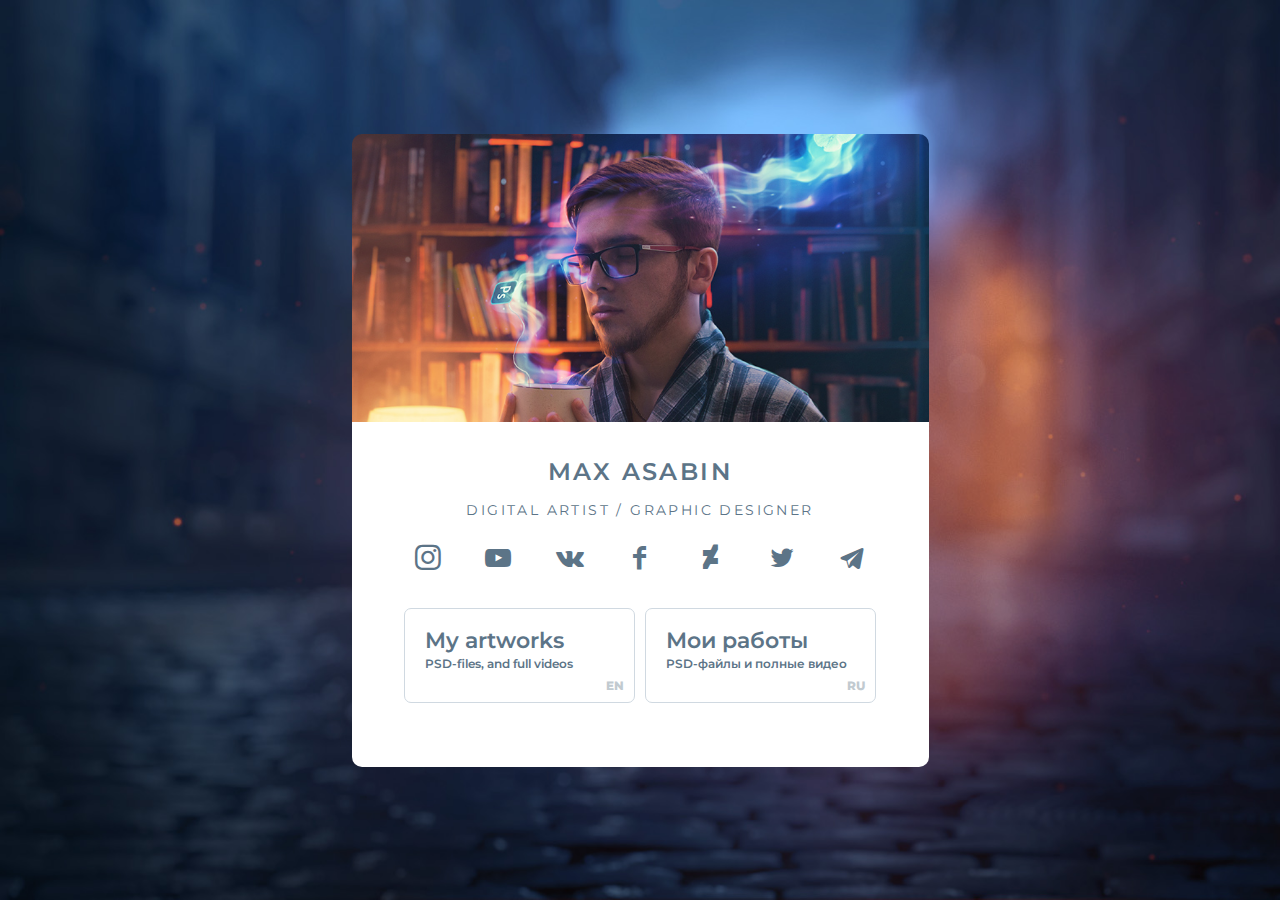
<file: index.html>
<!DOCTYPE html>
<html lang="en">
<head>
  <meta charset="UTF-8">
  <meta name="viewport" content="width=device-width, initial-scale=1">
  <title>asabinart.com</title>
  <link rel="stylesheet" href="css/bootstrap.min.css">
  <link rel="stylesheet" href="css/main.css">
  <link rel="stylesheet" href="js/bootstrap.js">
  <link rel="stylesheet" href="js/bootstrap.bundle.min.js">
  <link rel="stylesheet" href="fontello-5f1e29cb/css/fontello.css">
  <link rel="stylesheet" href="fontello-f0009c94/css/fontello.css">
  
  <script src="https://cdn.jsdelivr.net/npm/bootstrap@5.1.3/dist/js/bootstrap.bundle.min.js" integrity="sha384-ka7Sk0Gln4gmtz2MlQnikT1wXgYsOg+OMhuP+IlRH9sENBO0LRn5q+8nbTov4+1p" crossorigin="anonymous"></script>
 <script async src="https://pagead2.googlesyndication.com/pagead/js/adsbygoogle.js?client=ca-pub-4202815304111657"
     crossorigin="anonymous"></script>
  </head>

  <body>
    <div class="wrapper">
    <section class="section main">
     <div class="main__container container">
       
      <div class="main__content">
        <div class="main__banner">
          <img class="main_photo" src="img/backpic.jpg" alt="Фото автора">
        </div>
        <div class="main__info info">
          <div class="info__title"><h1>MAX ASABIN</h1></div>
        <div class="info__subtitle">DIGITAL ARTIST / GRAPHIC DESIGNER</div>
        <ul class="info__list social">
          <li class="social__item">                     
            <a class="social__link" href="https://www.instagram.com/asabinart/"><i class="social__icon icon-instagram"></i></a>
          </li>
          <li class="social__item">                     
            <a class="social__link" href="https://www.youtube.com/asabinart/"><i class="social__icon icon-youtube-play"></i></a>
          </li>
          <li class="social__item">                     
            <a class="social__link" href="http://vk.com/asabinart/"><i class="social__icon icon-vkontakte"></i></a>
          </li>
          <li class="social__item">                     
            <a class="social__link" href="https://www.facebook.com/asabinart/"><i class="social__icon icon-facebook"></i></a>
          </li>
          <li class="social__item">                     
            <a class="social__link" href="http://www.deviantart.com/maxasabin/"><i class="social__icon icon-deviantart"></i></a>
          </li>
          <li class="social__item">                     
            <a class="social__link" href="https://twitter.com/asabinart"><i class="social__icon icon-twitter"></i></a>
          </li> 
          <li class="social__item">                     
            <a class="social__link" href="https://t.me/asabinart"><i class="social__icon icon-icon_telegram"></i></a>
          </li>       
        </ul>

        <ul class="info__button button">  
          <!-- <li class="button__item button__item-patreon"> 
            <a class="button__link button__link-patreon" href="https://www.patreon.com/asabinart"> <img class="patreon-logo logo-svg" src="img/patreon.svg" alt="">   
            </a>
          </li>   

          <li class="button__item button__item-boosty">                     
            <a class="button__link button__link-boosty" href="https://boosty.to/asabinart"> <img class="boosty-logo logo-svg" src="img/boosty.svg" alt="">
            </a>
          </li>  -->

          <li class="button__item button__item-gallery"> 
            <a class="button__link button__link-gallery" href="galleryeng.html"> 
              <div class="button__text">
               <div class="button__text--title">
                My artworks              
               </div>
               <div class="button__text--description">
                PSD-files, and full videos
               </div>
               <div class="button__text--lang"> EN </div>
              </div>
            </a>
          </li>
          <li class="button__item button__item-gallery"> 
            <a class="button__link button__link-gallery" href="galleryru.html"> 
              <div class="button__text">
                <div class="button__text--title">
                 Мои работы             
                </div>
                <div class="button__text--description">
                 PSD-файлы и полные видео
                </div>
                <div class="button__text--lang"> RU </div>
               </div>
            </a>
          </li>    

        </ul>
        </div>


      </div>
      
    </div>
    </section>
  </div>
  </body>
  </html>
</file>
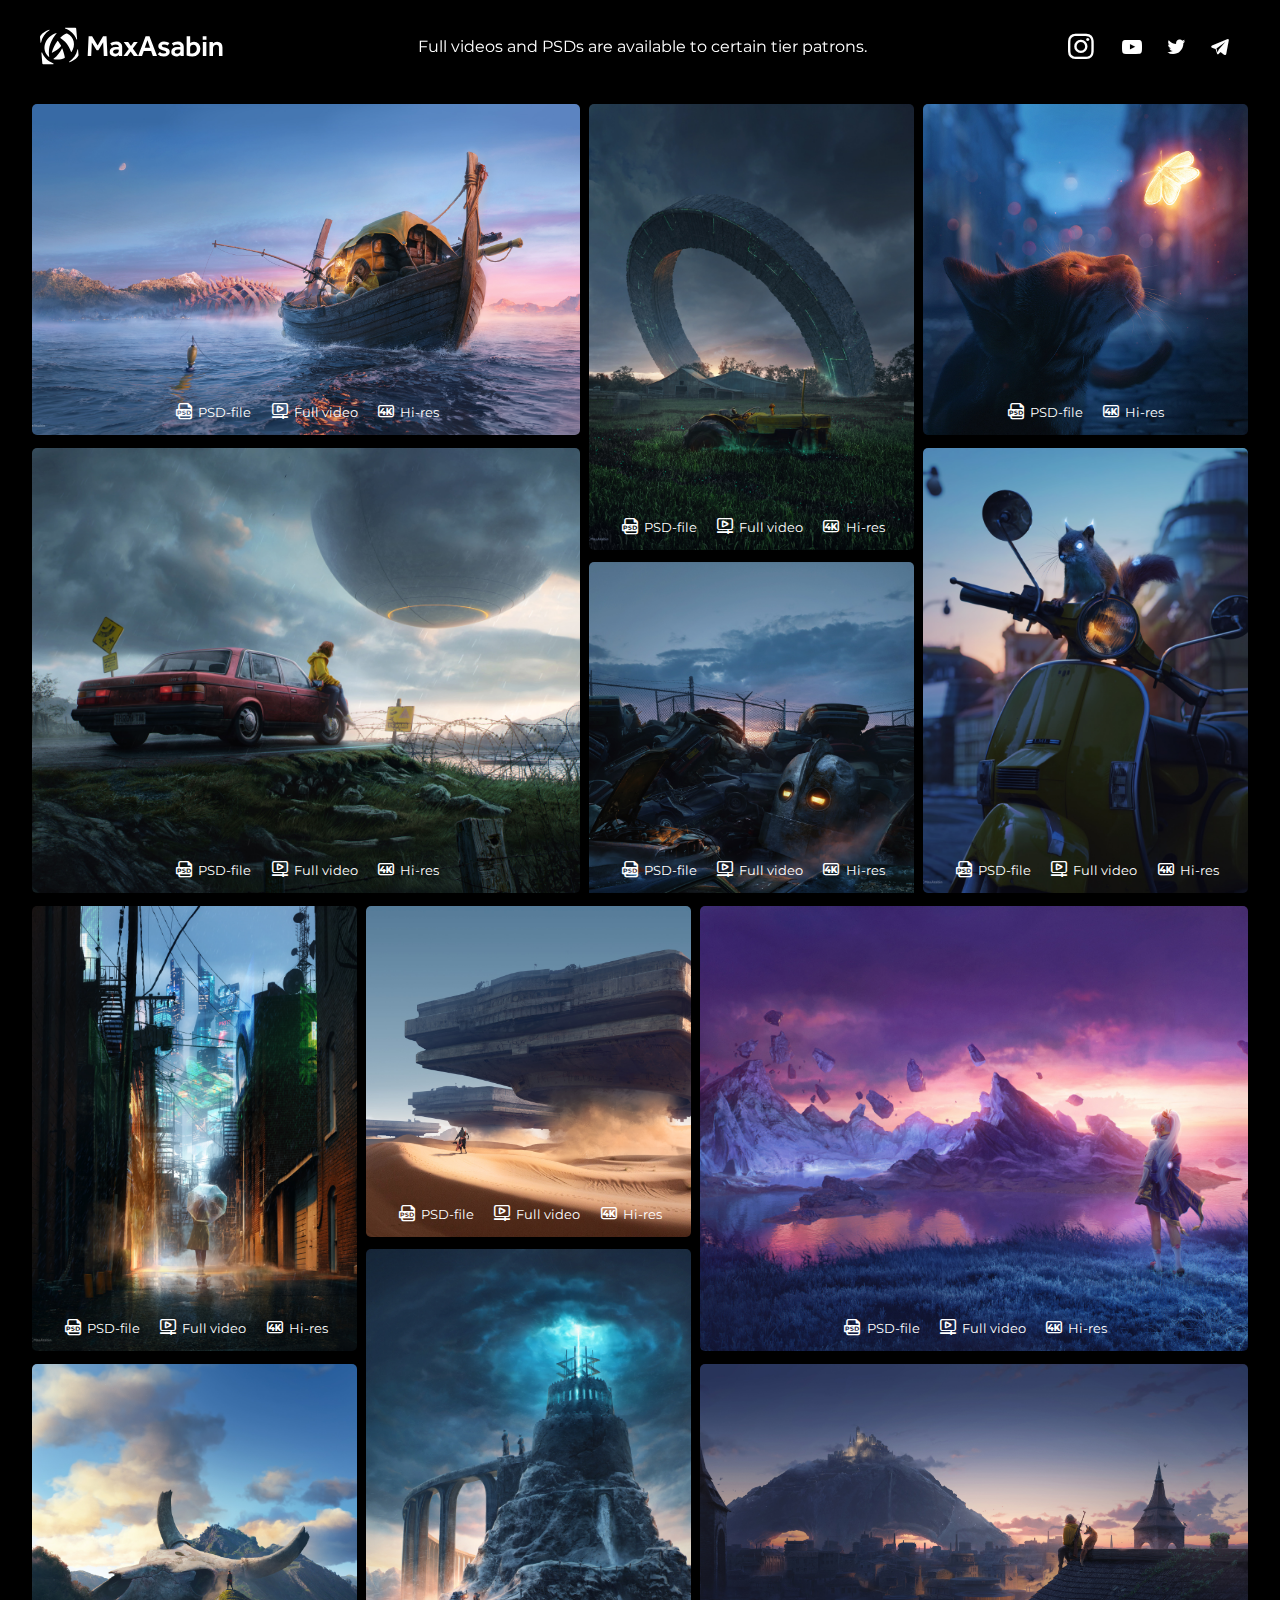
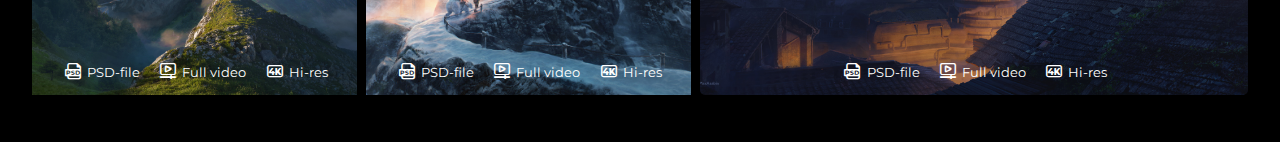
<file: galleryeng.html>
<!DOCTYPE html>
<html lang="en">
<head>
  <meta charset="UTF-8">
  <meta name="viewport" content="width=device-width, initial-scale=1">
  <title>asabinart.com</title>
 
  <link rel="stylesheet" href="css/main.css">
  <link rel="stylesheet" href="css/gallerygrid.css">
  <link rel="stylesheet" href="fontello-5f1e29cb/css/fontello.css">
  <link rel="stylesheet" href="fontello-f0009c94/css/fontello.css">
  <link rel="stylesheet" href="fontello-3e42cdd2/css/fontello.css">
  </head>

  <body>
    <div class="wrapper">
      <header class="banner">
        <div class="container">
        <div class="banner__content">
        <div class="logo banner__logo"> <a href="https://asabinart.com/"><img class="logo__full" src="imggallery/logofullwhite.svg" alt=""><img class="logo__icon" src="imggallery/logoiconwhite.svg" alt=""></a></div>
        <div class="banner__text"> Full videos and PSDs are available to certain tier patrons.
          <!-- <div><i class="icon-question-circle-o"></i> </div> -->
          
          <!-- Уровень подписки для скачивания 4K - выразить уважение, + full video - углубленный взгляд, + PSD - полное погружение. -->
        </div>
        <div class="banner_socials socials">
          <ul class="banner__list social">
            <li class="banner__item">                     
              <a class="social__link" href="https://www.instagram.com/asabinart/"><i class="banner__icon icon-instagram"></i></a>
            </li>
            <li class="banner__item">                     
              <a class="social__link" href="https://www.youtube.com/asabinart/"><i class="banner__icon icon-youtube-play"></i></a>
            </li>
             <li class="banner__item">                     
              <a class="social__link" href="https://twitter.com/asabinart"><i class="banner__icon icon-twitter"></i></a>
            </li> 
            <li class="banner__item">                     
              <a class="social__link" href="https://t.me/asabinart"><i class="banner__icon icon-icon_telegram"></i></a>
            </li>       
          </ul>
        </div>
      </div>
    </div>
      </header>
      <section class=" gallery">
       <div class="container">
         <div class="grid__wrapper">
          <div class="grid__item grid__item--1">
            <a href="#img1"> <img class="grid__img" src="imggallery/horiz/contentment.jpg" alt=""></a>
            <a href="#" class="lightbox" id="img1">
              <span style="background-image: url('imggallery/horiz/contentment.jpg')"></span>
            </a>
            <div class="grid__link-box link-box link-box--white">
              <a class="link-box__item" href="https://www.patreon.com/posts/58628625">
                <i class="link-box__icon icon-ps2"></i> <span class="link-box__text" >PSD-file</span>
                
              </a>
              <a class="link-box__item" href="https://www.patreon.com/posts/58851784" >
                <i class="link-box__icon icon-vid"></i> <span class="link-box__text" >Full video</span>
                
              </a>
              <a class="link-box__item" href="https://www.patreon.com/posts/58695885">
                <i class="link-box__icon icon-4k"></i> <span class="link-box__text" >Hi-res</span>
                
              </a>

            </div>
          </div>
          <div class="grid__item grid__item--2">
            <a href="#img2"> <img class="grid__img" src="imggallery/vert/daily1.jpg" alt=""></a>
            <a href="#" class="lightbox" id="img2">
              <span style="background-image: url('imggallery/vert/daily1.jpg')"></span>
            </a>
            <div class="grid__link-box link-box link-box--white">
              <a class="link-box__item" href="https://www.patreon.com/posts/65908071">
                <i class="link-box__icon icon-ps2"></i> <span class="link-box__text" >PSD-file</span>
                
              </a>
              <a class="link-box__item" href="https://www.patreon.com/posts/65904781" >
                <i class="link-box__icon icon-vid"></i> <span class="link-box__text" >Full video</span>
                
              </a>
              <a class="link-box__item" href="https://www.patreon.com/posts/68028241">
                <i class="link-box__icon icon-4k"></i> <span class="link-box__text" >Hi-res</span>
                
              </a>

            </div>
          </div>
          <div class="grid__item grid__item--3">
            <a href="#img3"> <img class="grid__img" src="imggallery/horiz/acquaintance21.jpg" alt=""></a>
            <a href="#" class="lightbox" id="img3">
              <span style="background-image: url('imggallery/horiz/acquaintance21.jpg')"></span>
            </a>
            <div class="grid__link-box link-box link-box--white link-box--2slots">
              <a class="link-box__item" href="https://www.patreon.com/posts/59180779">
                <i class="link-box__icon icon-ps2"></i> <span class="link-box__text" >PSD-file</span>
                
              </a>
              <!-- <a class="link-box__item" href="notfoundpageru.html" >
                <i class="link-box__icon icon-vid"></i> <span class="link-box__text" >Full video</span>
                
              </a> -->
              <a class="link-box__item" href="https://www.patreon.com/posts/58975382">
                <i class="link-box__icon icon-4k"></i> <span class="link-box__text" >Hi-res</span>
                
              </a>

            </div>
          </div>          
          <div class="grid__item grid__item--4">
            <a href="#img4"> <img class="grid__img" src="imggallery/horiz/bewarethelake.jpg" alt=""></a>
            <a href="#" class="lightbox" id="img4">
              <span style="background-image: url('imggallery/horiz/bewarethelake.jpg')"></span>
            </a>
            <div class="grid__link-box link-box link-box--white">
              <a class="link-box__item" href="https://www.patreon.com/posts/54774084">
                <i class="link-box__icon icon-ps2"></i> <span class="link-box__text" >PSD-file</span>
                
              </a>
              <a class="link-box__item" href="
              https://www.patreon.com/posts/54715889" >
                <i class="link-box__icon icon-vid"></i> <span class="link-box__text" >Full video</span>
                
              </a>
              <a class="link-box__item" href="https://www.patreon.com/posts/54967083">
                <i class="link-box__icon icon-4k"></i> <span class="link-box__text" >Hi-res</span>
                
              </a>

            </div>
          </div>
          <div class="grid__item grid__item--5">
            <a href="#img5"> <img class="grid__img" src="imggallery/vert/daily15.jpg" alt=""></a>
            <a href="#" class="lightbox" id="img5">
              <span style="background-image: url('imggallery/vert/daily15.jpg')"></span>
            </a>
            <div class="grid__link-box link-box link-box--white">
              <a class="link-box__item" href="https://www.patreon.com/posts/daily-art-15-psd-67027584">
                <i class="link-box__icon icon-ps2"></i> <span class="link-box__text" >PSD-file</span>
                
              </a>
              <a class="link-box__item" href="https://www.patreon.com/posts/daily-art-15-67027471" >
                <i class="link-box__icon icon-vid"></i> <span class="link-box__text" >Full video</span>
                
              </a>
              <a class="link-box__item" href="notfoundpageeng.html">
                <i class="link-box__icon icon-4k"></i> <span class="link-box__text" >Hi-res</span>
                
              </a>

            </div>
          </div>
          <div class="grid__item grid__item--6">
            <a href="#img6"> <img class="grid__img" src="imggallery/vert/daily17.jpg" alt=""></a>
            <a href="#" class="lightbox" id="img6">
              <span style="background-image: url('imggallery/vert/daily17.jpg')"></span>
            </a>
            <div class="grid__link-box link-box link-box--white">
              <a class="link-box__item" href="https://www.patreon.com/posts/daily-art-17-psd-67114958">
                <i class="link-box__icon icon-ps2"></i> <span class="link-box__text" >PSD-file</span>
                
              </a>
              <a class="link-box__item" href="https://www.patreon.com/posts/daily-art-17-67115275" >
                <i class="link-box__icon icon-vid"></i> <span class="link-box__text" >Full video</span>
                
              </a>
              <a class="link-box__item" href="notfoundpageeng.html">
                <i class="link-box__icon icon-4k"></i> <span class="link-box__text" >Hi-res</span>
                
              </a>

            </div>
          </div>
          <div class="grid__item grid__item--7">
            <a href="#img7"> <img class="grid__img" src="imggallery/vert/daily18.jpg" alt=""></a>
            <a href="#" class="lightbox" id="img7">
              <span style="background-image: url('imggallery/vert/daily18.jpg')"></span>
            </a>
            <div class="grid__link-box link-box link-box--white">
              <a class="link-box__item" href="https://www.patreon.com/posts/daily-art-18-psd-67339258">
                <i class="link-box__icon icon-ps2"></i> <span class="link-box__text" >PSD-file</span>
                
              </a>
              <a class="link-box__item" href="https://www.patreon.com/posts/daily-art-18-67339533" >
                <i class="link-box__icon icon-vid"></i> <span class="link-box__text" >Full video</span>
                
              </a>
              <a class="link-box__item" href="notfoundpageeng.html">
                <i class="link-box__icon icon-4k"></i> <span class="link-box__text" >Hi-res</span>
                
              </a>

            </div>
          </div>
          <div class="grid__item grid__item--8">
            <a href="#img8"> <img class="grid__img" src="imggallery/horiz/Daily9.jpg" alt=""></a>
            <a href="#" class="lightbox" id="img8">
              <span style="background-image: url('imggallery/horiz/Daily9.jpg')"></span>
            </a>
            <div class="grid__link-box link-box link-box--white">
              <a class="link-box__item" href="https://www.patreon.com/posts/66661046">
                <i class="link-box__icon icon-ps2"></i> <span class="link-box__text" >PSD-file</span>
                
              </a>
              <a class="link-box__item" href="https://www.patreon.com/posts/66664066" >
                <i class="link-box__icon icon-vid"></i> <span class="link-box__text" >Full video</span>
                
              </a>
              <a class="link-box__item" href="notfoundpageeng.html">
                <i class="link-box__icon icon-4k"></i> <span class="link-box__text" >Hi-res</span>
                
              </a>

            </div>
          </div>
          <div class="grid__item grid__item--9">
            <a href="#img9"> <img class="grid__img" src="imggallery/horiz/genshinvision.jpg" alt=""></a>
            <a href="#" class="lightbox" id="img9">
              <span style="background-image: url('imggallery/horiz/genshinvision.jpg')"></span>
            </a>
            <div class="grid__link-box link-box link-box--white">
              <a class="link-box__item" href="https://www.patreon.com/posts/61783010">
                <i class="link-box__icon icon-ps2"></i> <span class="link-box__text" >PSD-file</span>
                
              </a>
              <a class="link-box__item" href="https://www.patreon.com/posts/61850332" >
                <i class="link-box__icon icon-vid"></i> <span class="link-box__text" >Full video</span>
                
              </a>
              <a class="link-box__item" href="https://www.patreon.com/posts/62028797">
                <i class="link-box__icon icon-4k"></i> <span class="link-box__text" >Hi-res</span>
                
              </a>

            </div>
          </div>
          <div class="grid__item grid__item--10">
            <a href="#img10"> <img class="grid__img" src="imggallery/vert/daily4.jpg" alt=""></a>
            <a href="#" class="lightbox" id="img10">
              <span style="background-image: url('imggallery/vert/daily4.jpg')"></span>
            </a>
            <div class="grid__link-box link-box link-box--white">
              <a class="link-box__item" href="https://www.patreon.com/posts/66300053">
                <i class="link-box__icon icon-ps2"></i> <span class="link-box__text" >PSD-file</span>
                
              </a>
              <a class="link-box__item" href="https://www.patreon.com/posts/66299420" >
                <i class="link-box__icon icon-vid"></i> <span class="link-box__text" >Full video</span>
                
              </a>
              <a class="link-box__item" href="notfoundpageeng.html">
                <i class="link-box__icon icon-4k"></i> <span class="link-box__text" >Hi-res</span>
                
              </a>

            </div>
          </div>
          <div class="grid__item grid__item--11">
            <a href="#img11"> <img class="grid__img" src="imggallery/vert/transition.jpg" alt=""></a>
            <a href="#" class="lightbox" id="img11">
              <span style="background-image: url('imggallery/vert/transition.jpg')"></span>
            </a>
            <div class="grid__link-box link-box link-box--white">
              <a class="link-box__item" href="https://www.patreon.com/posts/59915857">
                <i class="link-box__icon icon-ps2"></i> <span class="link-box__text" >PSD-file</span>
                
              </a>
              <a class="link-box__item" href="https://www.patreon.com/posts/59941464" >
                <i class="link-box__icon icon-vid"></i> <span class="link-box__text" >Full video</span>
                
              </a>
              <a class="link-box__item" href="https://www.patreon.com/posts/59997382">
                <i class="link-box__icon icon-4k"></i> <span class="link-box__text" >Hi-res</span>
                
              </a>

            </div>
          </div>
          <div class="grid__item grid__item--12">
            <a href="#img12"> <img class="grid__img" src="imggallery/horiz/mytown.jpg" alt=""></a>
            <a href="#" class="lightbox" id="img12">
              <span style="background-image: url('imggallery/horiz/mytown.jpg')"></span>
            </a>
            <div class="grid__link-box link-box link-box--white">
              <a class="link-box__item" href="https://www.patreon.com/posts/65106802">
                <i class="link-box__icon icon-ps2"></i> <span class="link-box__text" >PSD-file</span>
                
              </a>
              <a class="link-box__item" href="https://www.patreon.com/posts/65370289" >
                <i class="link-box__icon icon-vid"></i> <span class="link-box__text" >Full video</span>
                
              </a>
              <a class="link-box__item" href="https://www.patreon.com/posts/65013460">
                <i class="link-box__icon icon-4k"></i> <span class="link-box__text" >Hi-res</span>
                
              </a>

            </div>
          </div>




          
         </div>
       </div>
      </section>
    </div>

   





  <script src="https://cdn.jsdelivr.net/npm/bootstrap@5.1.3/dist/js/bootstrap.bundle.min.js" integrity="sha384-ka7Sk0Gln4gmtz2MlQnikT1wXgYsOg+OMhuP+IlRH9sENBO0LRn5q+8nbTov4+1p" crossorigin="anonymous"></script>
 
  </body>
  </html>
</file>
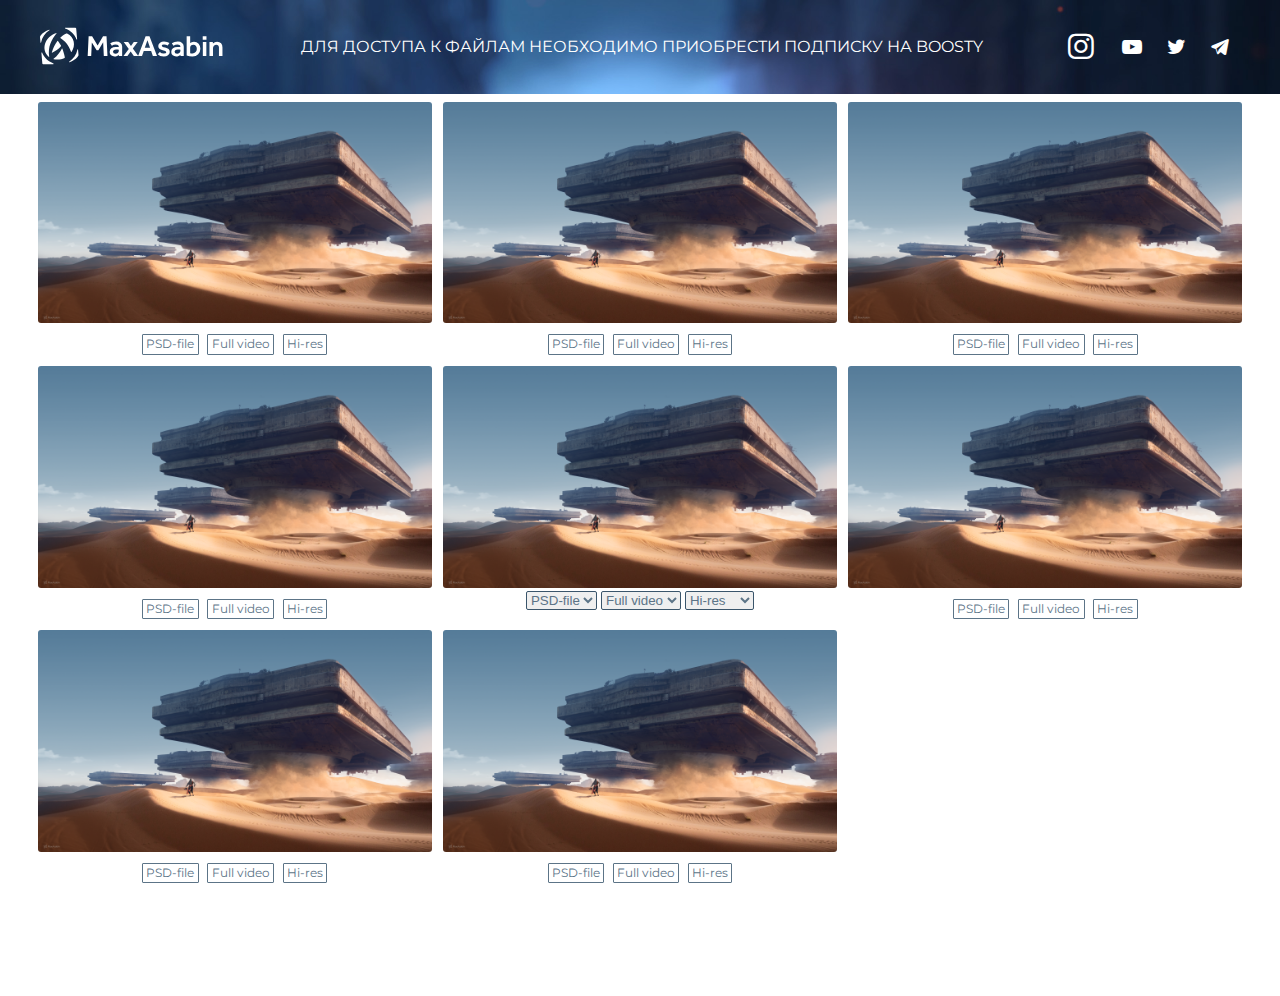
<file: gallerypageru.html>
<!DOCTYPE html>
<html lang="en">
<head>
  <meta charset="UTF-8">
  <meta name="viewport" content="width=device-width, initial-scale=1">
  <title>asabinart.com</title>
  <!-- <link rel="stylesheet" href="css/bootstrap.min.css"> -->
  <link rel="stylesheet" href="css/main.css">
  <link rel="stylesheet" href="css/gallerypage.css">
  <link rel="stylesheet" href="fontello-5f1e29cb/css/fontello.css">
  <link rel="stylesheet" href="fontello-f0009c94/css/fontello.css">
  <!-- <link rel="stylesheet" href="js/bootstrap.js">
  <link rel="stylesheet" href="js/bootstrap.bundle.min.js">
  <script src="https://cdn.jsdelivr.net/npm/bootstrap@5.1.3/dist/js/bootstrap.bundle.min.js" integrity="sha384-ka7Sk0Gln4gmtz2MlQnikT1wXgYsOg+OMhuP+IlRH9sENBO0LRn5q+8nbTov4+1p" crossorigin="anonymous"></script> -->
  </head>

  <body>
    <div class="wrapper">
      <header class="banner">
        <div class="container">
        <div class="banner__content">
        <div class="logo banner__logo"> <a href="https://asabinart.com/"><img class="logo__full" src="imggallery/logofullwhite.svg" alt=""><img class="logo__icon" src="imggallery/logoiconwhite.svg" alt=""></a></div>
        <div class="banner__text"> ДЛЯ ДОСТУПА К ФАЙЛАМ НЕОБХОДИМО ПРИОБРЕСТИ ПОДПИСКУ НА BOOSTY
          <br>
          <!-- Уровень подписки для скачивания 4K - выразить уважение, + full video - углубленный взгляд, + PSD - полное погружение. -->
        </div>
        <div class="banner_socials socials">
          <ul class="banner__list social">
            <li class="banner__item">                     
              <a class="social__link" href="https://www.instagram.com/asabinart/"><i class="banner__icon icon-instagram"></i></a>
            </li>
            <li class="banner__item">                     
              <a class="social__link" href="https://www.youtube.com/asabinart/"><i class="banner__icon icon-youtube-play"></i></a>
            </li>
             <li class="banner__item">                     
              <a class="social__link" href="https://twitter.com/asabinart"><i class="banner__icon icon-twitter"></i></a>
            </li> 
            <li class="banner__item">                     
              <a class="social__link" href="https://t.me/asabinart"><i class="banner__icon icon-icon_telegram"></i></a>
            </li>       
          </ul>
        </div>
      </div>
    </div>
      </header>
      <section class="section gallery">
       <div class="container">
         <div class="gallery__content">
           <div class="gallery__card card">
              <a href="#img1"> <img class="card__image" src="imggallery/Daily9.png" alt=""></a>
              <a href="#" class="lightbox" id="img1">
                <span style="background-image: url('imggallery/Daily9.png')"></span>
              </a>
            
             <div class="card__header"></div>
             <div class="card__body">
              <div class="card__list">               
               <a class="card__link" href="">PSD-file</a>
               <a class="card__link" href="">Full video</a>
               <a class="card__link" href="">Hi-res</a> 
              </div>              
             </div>
           </div>
           <div class="gallery__card card">
            <img class="card__image" src="imggallery/Daily9.png" alt=""> 
           
            <div class="card__header"></div>
            <div class="card__body">
             <div class="card__list">               
              <a class="card__link" href="">PSD-file</a>
              <a class="card__link" href="">Full video</a>
              <a class="card__link" href="">Hi-res</a> 
             </div>              
            </div>
          </div>
          <div class="gallery__card card">
            <img class="card__image" src="imggallery/Daily9.png" alt=""> 
           
            <div class="card__header"></div>
            <div class="card__body">
             <div class="card__list">               
              <a class="card__link" href="">PSD-file</a>
              <a class="card__link" href="">Full video</a>
              <a class="card__link" href="">Hi-res</a> 
             </div>              
            </div>
          </div>
          <div class="gallery__card card">
            <img class="card__image" src="imggallery/Daily9.png" alt=""> 
           
            <div class="card__header"></div>
            <div class="card__body">
             <div class="card__list">               
              <a class="card__link" href="">PSD-file</a>
              <a class="card__link" href="">Full video</a>
              <a class="card__link" href="">Hi-res</a> 
             </div>              
            </div>
          </div>
           <div class="gallery__card card">
            <img class="card__image" src="imggallery/Daily9.png" alt=""> 
           
            <div class="card__header"></div>
            <div class="card__body">
             <div class="card__list">

              <select class="card__menu" onchange="window.location.href=this.options[this.selectedIndex].value">
                <option class="card__link" VALUE="">PSD-file</option>
                <option class="card__link" VALUE="https://boosty.to/asabinart">boosty</option>
                <option class="card__link" VALUE="https://patreon.com/asabinart">Patreon</option>
            </select>
            <select class="card__menu" onchange="window.location.href=this.options[this.selectedIndex].value">
              <option class="card__link" VALUE="">Full video</option>
              <option class="card__link" VALUE="https://boosty.to/asabinart">boosty</option>
              <option class="card__link" VALUE="https://patreon.com/asabinart">Patreon</option>
          </select>
          <select class="card__menu" onchange="window.location.href=this.options[this.selectedIndex].value">
            <option class="card__link" VALUE="">Hi-res</option>
            <option class="card__link" VALUE="https://boosty.to/asabinart">boosty</option>
            <option class="card__link" VALUE="https://patreon.com/asabinart">Patreon</option>
        </select>
            
            
               
             </div>              
            </div>
          </div>
          <div class="gallery__card card">
            <img class="card__image" src="imggallery/Daily9.png" alt=""> 
           
            <div class="card__header"></div>
            <div class="card__body">
             <div class="card__list">
              <a class="card__link" href="">PSD-file</a>
              <a class="card__link" href="">Full video</a>
              <a class="card__link" href="">Hi-res</a> 
             </div>              
            </div>
          </div>
          <div class="gallery__card card">
            <img class="card__image" src="imggallery/Daily9.png" alt=""> 
           
            <div class="card__header"></div>
            <div class="card__body">
             <div class="card__list">
              <a class="card__link" href="">PSD-file</a>
              <a class="card__link" href="">Full video</a>
              <a class="card__link" href="">Hi-res</a> 
             </div>              
            </div>
          </div>
          <div class="gallery__card card">
            <img class="card__image" src="imggallery/Daily9.png" alt=""> 
           
            <div class="card__header"></div>
            <div class="card__body">
             <div class="card__list">
              <a class="card__link" href="">PSD-file</a>
              <a class="card__link" href="">Full video</a>
              <a class="card__link" href="">Hi-res</a> 
             </div>              
            </div>
          </div>
          
         </div>
       </div>
      </section>
    </div>

   





  <script src="https://cdn.jsdelivr.net/npm/bootstrap@5.1.3/dist/js/bootstrap.bundle.min.js" integrity="sha384-ka7Sk0Gln4gmtz2MlQnikT1wXgYsOg+OMhuP+IlRH9sENBO0LRn5q+8nbTov4+1p" crossorigin="anonymous"></script>
 
  </body>
  </html>
</file>
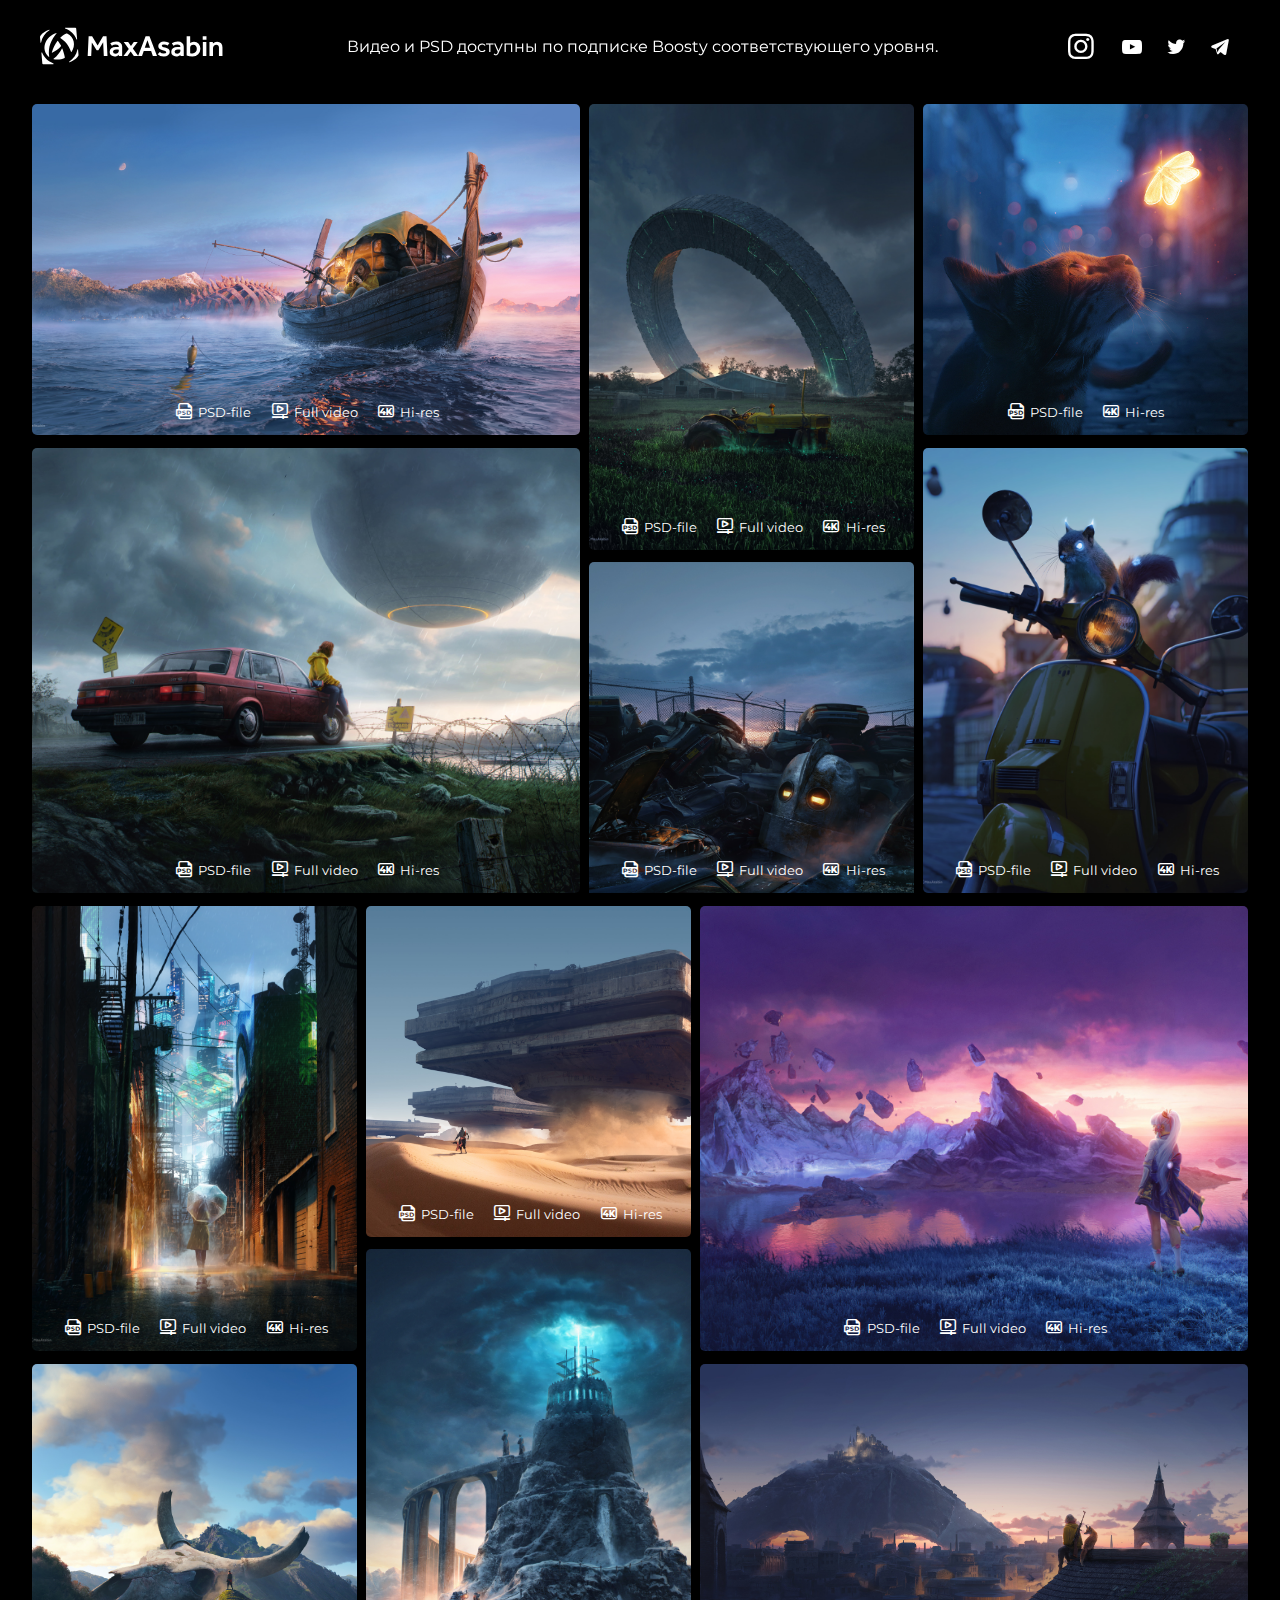
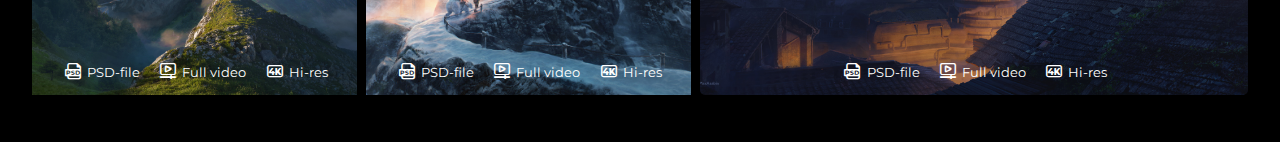
<file: galleryru.html>
<!DOCTYPE html>
<html lang="en">
<head>
  <meta charset="UTF-8">
  <meta name="viewport" content="width=device-width, initial-scale=1">
  <title>asabinart.com</title>
 
  <link rel="stylesheet" href="css/main.css">
  <link rel="stylesheet" href="css/gallerygrid.css">
  <link rel="stylesheet" href="fontello-5f1e29cb/css/fontello.css">
  <link rel="stylesheet" href="fontello-f0009c94/css/fontello.css">
  <link rel="stylesheet" href="fontello-3e42cdd2/css/fontello.css">
  </head>

  <body>
    <div class="wrapper">
      <header class="banner">
        <div class="container">
        <div class="banner__content">
        <div class="logo banner__logo"> <a href="https://asabinart.com/"><img class="logo__full" src="imggallery/logofullwhite.svg" alt=""><img class="logo__icon" src="imggallery/logoiconwhite.svg" alt=""></a></div>
        <div class="banner__text"> Видео и PSD доступны по подписке Boosty соответствующего уровня. 
          <!-- <div><i class="icon-question-circle-o"></i> </div> -->
          
          <!-- Уровень подписки для скачивания 4K - выразить уважение, + full video - углубленный взгляд, + PSD - полное погружение. -->
        </div>
        <div class="banner_socials socials">
          <ul class="banner__list social">
            <li class="banner__item">                     
              <a class="social__link" href="https://www.instagram.com/asabinart/"><i class="banner__icon icon-instagram"></i></a>
            </li>
            <li class="banner__item">                     
              <a class="social__link" href="https://www.youtube.com/asabinart/"><i class="banner__icon icon-youtube-play"></i></a>
            </li>
             <li class="banner__item">                     
              <a class="social__link" href="https://twitter.com/asabinart"><i class="banner__icon icon-twitter"></i></a>
            </li> 
            <li class="banner__item">                     
              <a class="social__link" href="https://t.me/asabinart"><i class="banner__icon icon-icon_telegram"></i></a>
            </li>       
          </ul>
        </div>
      </div>
    </div>
      </header>
      <section class=" gallery">
       <div class="container">
         <div class="grid__wrapper">
          <div class="grid__item grid__item--1">
            <a href="#img1"> <img class="grid__img" src="imggallery/horiz/contentment.jpg" alt=""></a>
            <a href="#" class="lightbox" id="img1">
              <span style="background-image: url('imggallery/horiz/contentment.jpg')"></span>
            </a>
            <div class="grid__link-box link-box link-box--white">
              <a class="link-box__item" href="https://boosty.to/asabinart/posts/5148c151-432d-461c-a442-4b2d1b27e6c6">
                <i class="link-box__icon icon-ps2"></i> <span class="link-box__text" >PSD-file</span>
                
              </a>
              <a class="link-box__item" href="https://boosty.to/asabinart/posts/dc1257fb-ce03-4975-86d4-fe60326fa8be" >
                <i class="link-box__icon icon-vid"></i> <span class="link-box__text" >Full video</span>
                
              </a>
              <a class="link-box__item" href="https://boosty.to/asabinart/posts/da335015-e437-44a2-8424-ceecf17fcb18">
                <i class="link-box__icon icon-4k"></i> <span class="link-box__text" >Hi-res</span>
                
              </a>

            </div>
          </div>
          <div class="grid__item grid__item--2">
            <a href="#img2"> <img class="grid__img" src="imggallery/vert/daily1.jpg" alt=""></a>
            <a href="#" class="lightbox" id="img2">
              <span style="background-image: url('imggallery/vert/daily1.jpg')"></span>
            </a>
            <div class="grid__link-box link-box link-box--white">
              <a class="link-box__item" href="https://boosty.to/asabinart/posts/1471adf5-0f16-47ce-b857-baf5490c9406">
                <i class="link-box__icon icon-ps2"></i> <span class="link-box__text" >PSD-file</span>
                
              </a>
              <a class="link-box__item" href="https://boosty.to/asabinart/posts/bdb2566b-8f0c-423c-9be5-028b9793bef0" >
                <i class="link-box__icon icon-vid"></i> <span class="link-box__text" >Full video</span>
                
              </a>
              <a class="link-box__item" href="https://boosty.to/asabinart/posts/02ecccb7-0277-426a-a90d-5b6ba287bb53">
                <i class="link-box__icon icon-4k"></i> <span class="link-box__text" >Hi-res</span>
                
              </a>

            </div>
          </div>
          <div class="grid__item grid__item--3">
            <a href="#img3"> <img class="grid__img" src="imggallery/horiz/acquaintance21.jpg" alt=""></a>
            <a href="#" class="lightbox" id="img3">
              <span style="background-image: url('imggallery/horiz/acquaintance21.jpg')"></span>
            </a>
            <div class="grid__link-box link-box link-box--white link-box--2slots">
              <a class="link-box__item" href="https://boosty.to/asabinart/posts/f7256bd1-c737-4fbf-a4b5-ee90056b0d32">
                <i class="link-box__icon icon-ps2"></i> <span class="link-box__text" >PSD-file</span>
                
              </a>
              <!-- <a class="link-box__item" href="notfoundpageru.html" >
                <i class="link-box__icon icon-vid"></i> <span class="link-box__text" >Full video</span>
                
              </a> -->
              <a class="link-box__item" href="https://boosty.to/asabinart/posts/71554c84-1362-4356-a046-e2e2a8bb0d7c">
                <i class="link-box__icon icon-4k"></i> <span class="link-box__text" >Hi-res</span>
                
              </a>

            </div>
          </div>          
          <div class="grid__item grid__item--4">
            <a href="#img4"> <img class="grid__img" src="imggallery/horiz/bewarethelake.jpg" alt=""></a>
            <a href="#" class="lightbox" id="img4">
              <span style="background-image: url('imggallery/horiz/bewarethelake.jpg')"></span>
            </a>
            <div class="grid__link-box link-box link-box--white">
              <a class="link-box__item" href="https://boosty.to/asabinart/posts/4c88c361-b0e1-4630-93d3-7ecbe66f4ded">
                <i class="link-box__icon icon-ps2"></i> <span class="link-box__text" >PSD-file</span>
                
              </a>
              <a class="link-box__item" href="https://boosty.to/asabinart/posts/f04e4b12-8111-4131-8e78-5906475a1bd9" >
                <i class="link-box__icon icon-vid"></i> <span class="link-box__text" >Full video</span>
                
              </a>
              <a class="link-box__item" href="https://boosty.to/asabinart/posts/58c6aa59-14f5-4e36-a416-95671ab9a88c">
                <i class="link-box__icon icon-4k"></i> <span class="link-box__text" >Hi-res</span>
                
              </a>

            </div>
          </div>
          <div class="grid__item grid__item--5">
            <a href="#img5"> <img class="grid__img" src="imggallery/vert/daily15.jpg" alt=""></a>
            <a href="#" class="lightbox" id="img5">
              <span style="background-image: url('imggallery/vert/daily15.jpg')"></span>
            </a>
            <div class="grid__link-box link-box link-box--white">
              <a class="link-box__item" href="https://boosty.to/asabinart/posts/27ec603d-c3db-47ad-b096-72f64c53f6bd">
                <i class="link-box__icon icon-ps2"></i> <span class="link-box__text" >PSD-file</span>
                
              </a>
              <a class="link-box__item" href="https://boosty.to/asabinart/posts/03c11e52-b199-454a-b75e-f59f5dd7088e" >
                <i class="link-box__icon icon-vid"></i> <span class="link-box__text" >Full video</span>
                
              </a>
              <a class="link-box__item" href="notfoundpageru.html">
                <i class="link-box__icon icon-4k"></i> <span class="link-box__text" >Hi-res</span>
                
              </a>

            </div>
          </div>
          <div class="grid__item grid__item--6">
            <a href="#img6"> <img class="grid__img" src="imggallery/vert/daily17.jpg" alt=""></a>
            <a href="#" class="lightbox" id="img6">
              <span style="background-image: url('imggallery/vert/daily17.jpg')"></span>
            </a>
            <div class="grid__link-box link-box link-box--white">
              <a class="link-box__item" href="https://boosty.to/asabinart/posts/fe38525c-753d-4bf4-a561-ddbb48bdebdf">
                <i class="link-box__icon icon-ps2"></i> <span class="link-box__text" >PSD-file</span>
                
              </a>
              <a class="link-box__item" href="https://boosty.to/asabinart/posts/6ade39e8-29fe-4956-b4eb-8e6da676a9a6" >
                <i class="link-box__icon icon-vid"></i> <span class="link-box__text" >Full video</span>
                
              </a>
              <a class="link-box__item" href="notfoundpageru.html">
                <i class="link-box__icon icon-4k"></i> <span class="link-box__text" >Hi-res</span>
                
              </a>

            </div>
          </div>
          <div class="grid__item grid__item--7">
            <a href="#img7"> <img class="grid__img" src="imggallery/vert/daily18.jpg" alt=""></a>
            <a href="#" class="lightbox" id="img7">
              <span style="background-image: url('imggallery/vert/daily18.jpg')"></span>
            </a>
            <div class="grid__link-box link-box link-box--white">
              <a class="link-box__item" href="https://boosty.to/asabinart/posts/953831c7-6973-446c-a566-9231a577b5b9">
                <i class="link-box__icon icon-ps2"></i> <span class="link-box__text" >PSD-file</span>
                
              </a>
              <a class="link-box__item" href="https://boosty.to/asabinart/posts/bd4bf045-8b8b-40f8-aaee-5241677a92dc" >
                <i class="link-box__icon icon-vid"></i> <span class="link-box__text" >Full video</span>
                
              </a>
              <a class="link-box__item" href="notfoundpageru.html">
                <i class="link-box__icon icon-4k"></i> <span class="link-box__text" >Hi-res</span>
                
              </a>

            </div>
          </div>
          <div class="grid__item grid__item--8">
            <a href="#img8"> <img class="grid__img" src="imggallery/horiz/Daily9.jpg" alt=""></a>
            <a href="#" class="lightbox" id="img8">
              <span style="background-image: url('imggallery/horiz/Daily9.jpg')"></span>
            </a>
            <div class="grid__link-box link-box link-box--white">
              <a class="link-box__item" href="https://boosty.to/asabinart/posts/6a3b5d72-cb7b-4dd6-9021-ebabe308036d">
                <i class="link-box__icon icon-ps2"></i> <span class="link-box__text" >PSD-file</span>
                
              </a>
              <a class="link-box__item" href="https://boosty.to/asabinart/posts/efb1b7d7-7513-4b19-bba3-5aa4a8a54a01" >
                <i class="link-box__icon icon-vid"></i> <span class="link-box__text" >Full video</span>
                
              </a>
              <a class="link-box__item" href="notfoundpageru.html">
                <i class="link-box__icon icon-4k"></i> <span class="link-box__text" >Hi-res</span>
                
              </a>

            </div>
          </div>
          <div class="grid__item grid__item--9">
            <a href="#img9"> <img class="grid__img" src="imggallery/horiz/genshinvision.jpg" alt=""></a>
            <a href="#" class="lightbox" id="img9">
              <span style="background-image: url('imggallery/horiz/genshinvision.jpg')"></span>
            </a>
            <div class="grid__link-box link-box link-box--white">
              <a class="link-box__item" href="https://boosty.to/asabinart/posts/14bde5a2-2084-41d0-a677-31469c2446dd">
                <i class="link-box__icon icon-ps2"></i> <span class="link-box__text" >PSD-file</span>
                
              </a>
              <a class="link-box__item" href="https://boosty.to/asabinart/posts/ea4753da-0393-4155-af72-ee75f3af66ff" >
                <i class="link-box__icon icon-vid"></i> <span class="link-box__text" >Full video</span>
                
              </a>
              <a class="link-box__item" href="https://boosty.to/asabinart/posts/2c7169a2-bef0-4ab2-b4ba-fedf73d1880e
              ">
                <i class="link-box__icon icon-4k"></i> <span class="link-box__text" >Hi-res</span>
                
              </a>

            </div>
          </div>
          <div class="grid__item grid__item--10">
            <a href="#img10"> <img class="grid__img" src="imggallery/vert/daily4.jpg" alt=""></a>
            <a href="#" class="lightbox" id="img10">
              <span style="background-image: url('imggallery/vert/daily4.jpg')"></span>
            </a>
            <div class="grid__link-box link-box link-box--white">
              <a class="link-box__item" href="https://boosty.to/asabinart/posts/ca897f9a-e0fb-4e5d-b9b5-2fc850cf6af3">
                <i class="link-box__icon icon-ps2"></i> <span class="link-box__text" >PSD-file</span>
                
              </a>
              <a class="link-box__item" href="https://boosty.to/asabinart/posts/fed2da28-3f75-4406-b21f-7d74a01d80e6" >
                <i class="link-box__icon icon-vid"></i> <span class="link-box__text" >Full video</span>
                
              </a>
              <a class="link-box__item" href="notfoundpageru.html">
                <i class="link-box__icon icon-4k"></i> <span class="link-box__text" >Hi-res</span>
                
              </a>

            </div>
          </div>
          <div class="grid__item grid__item--11">
            <a href="#img11"> <img class="grid__img" src="imggallery/vert/transition.jpg" alt=""></a>
            <a href="#" class="lightbox" id="img11">
              <span style="background-image: url('imggallery/vert/transition.jpg')"></span>
            </a>
            <div class="grid__link-box link-box link-box--white">
              <a class="link-box__item" href="https://boosty.to/asabinart/posts/32169213-754f-4aac-8651-eb09089fbbc2">
                <i class="link-box__icon icon-ps2"></i> <span class="link-box__text" >PSD-file</span>
                
              </a>
              <a class="link-box__item" href="https://boosty.to/asabinart/posts/492b1ac0-095b-4a7d-8ce7-c89ebef560c6" >
                <i class="link-box__icon icon-vid"></i> <span class="link-box__text" >Full video</span>
                
              </a>
              <a class="link-box__item" href="https://boosty.to/asabinart/posts/454e2c3f-ced2-45f2-a54d-97d7bd14ca66">
                <i class="link-box__icon icon-4k"></i> <span class="link-box__text" >Hi-res</span>
                
              </a>

            </div>
          </div>
          <div class="grid__item grid__item--12">
            <a href="#img12"> <img class="grid__img" src="imggallery/horiz/mytown.jpg" alt=""></a>
            <a href="#" class="lightbox" id="img12">
              <span style="background-image: url('imggallery/horiz/mytown.jpg')"></span>
            </a>
            <div class="grid__link-box link-box link-box--white">
              <a class="link-box__item" href="https://boosty.to/asabinart/posts/92017064-45d6-461b-a5e2-112c03152ef1">
                <i class="link-box__icon icon-ps2"></i> <span class="link-box__text" >PSD-file</span>
                
              </a>
              <a class="link-box__item" href="https://boosty.to/asabinart/posts/0a951fbf-82e9-422b-b4d5-111a1c4fd3ff" >
                <i class="link-box__icon icon-vid"></i> <span class="link-box__text" >Full video</span>
                
              </a>
              <a class="link-box__item" href="https://boosty.to/asabinart/posts/fda46b89-b303-4df8-adcd-27cc0cc75782">
                <i class="link-box__icon icon-4k"></i> <span class="link-box__text" >Hi-res</span>
                
              </a>

            </div>
          </div>




          
         </div>
       </div>
      </section>
    </div>

   





  <script src="https://cdn.jsdelivr.net/npm/bootstrap@5.1.3/dist/js/bootstrap.bundle.min.js" integrity="sha384-ka7Sk0Gln4gmtz2MlQnikT1wXgYsOg+OMhuP+IlRH9sENBO0LRn5q+8nbTov4+1p" crossorigin="anonymous"></script>
 
  </body>
  </html>
</file>
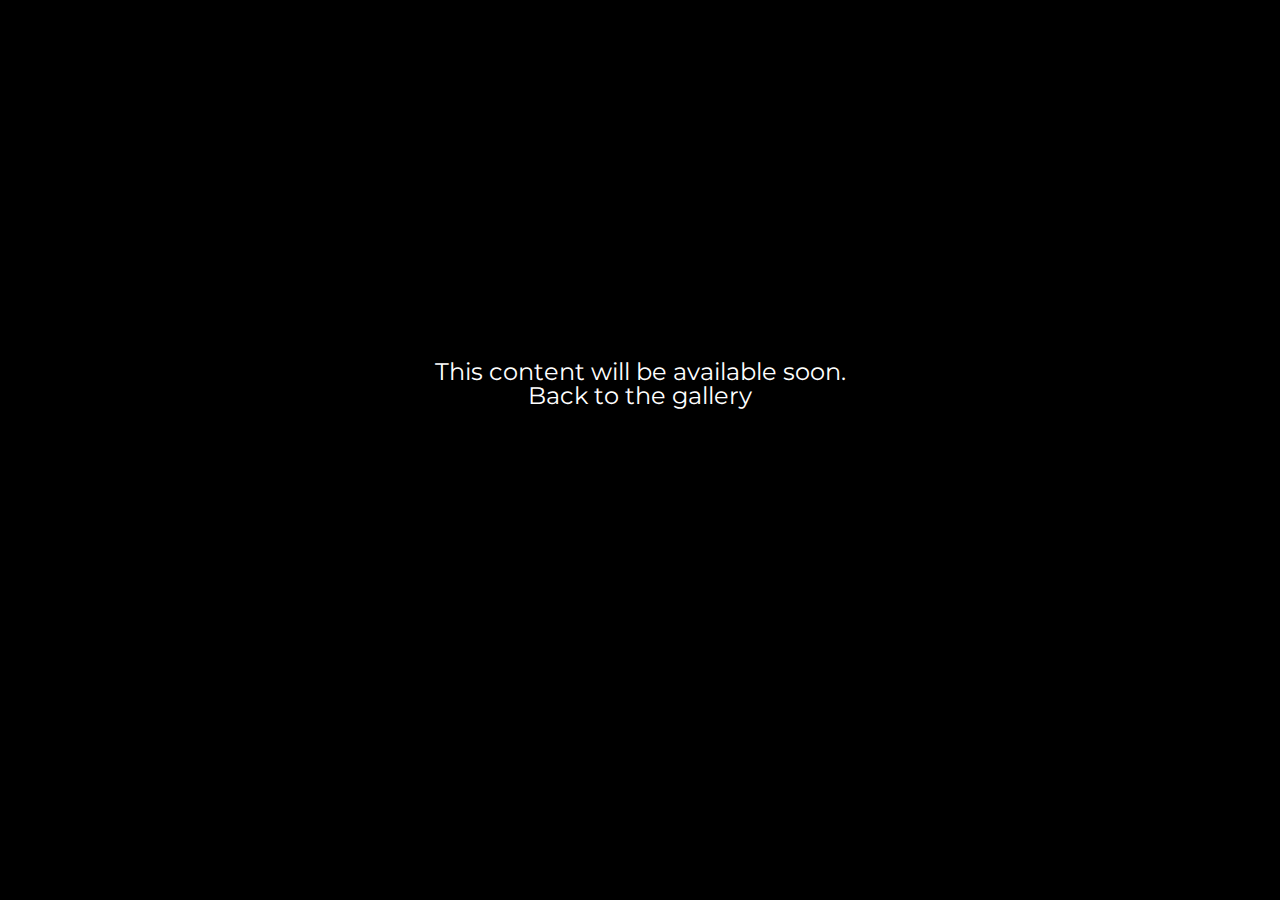
<file: notfoundpageeng.html>
<!DOCTYPE html>
<html lang="en">
<head>
  <meta charset="UTF-8">
  <meta name="viewport" content="width=device-width, initial-scale=1">
  <title>asabinart.com</title>
 
  <link rel="stylesheet" href="css/main.css">
  <link rel="stylesheet" href="css/gallerygrid.css">
  <link rel="stylesheet" href="css/notfoundpage.css">
  <link rel="stylesheet" href="fontello-5f1e29cb/css/fontello.css">
  <link rel="stylesheet" href="fontello-f0009c94/css/fontello.css">
  <link rel="stylesheet" href="fontello-3e42cdd2/css/fontello.css">
  </head>

  <body>
    <div class="wrapper">
      <div class="container not__found">
        <div class="notfound__content">
        <div class="notfound__text">
          This content will be available soon.
        </div>        
        <div class="button__item notfound__button"> 
          <a class="button__link " href="galleryru.html"> <div class="notfound__button--text"> Back to the gallery</div>
          </a>
        </div>
      </div>
      </div>
    </div>
    
    
  </body>
</file>
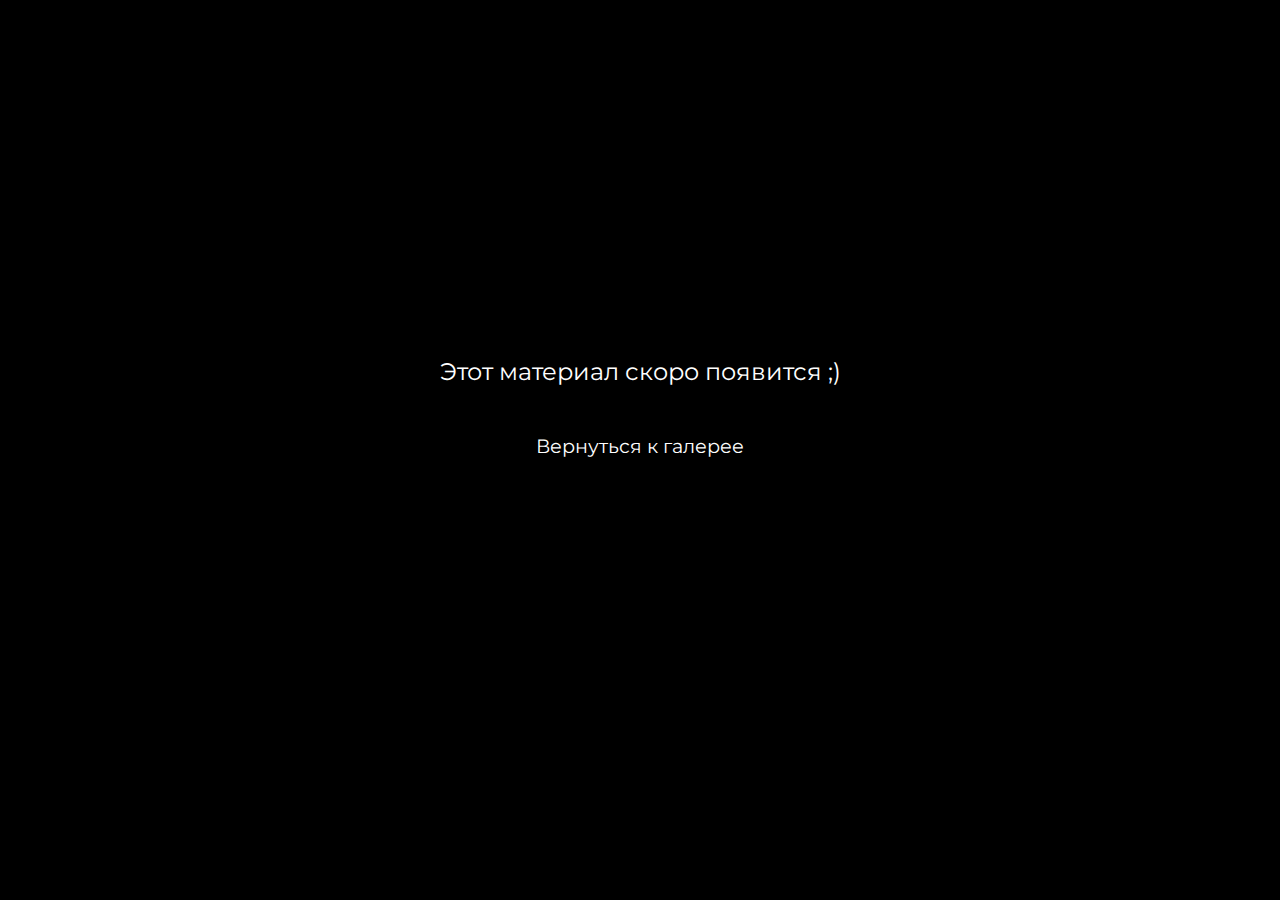
<file: notfoundpageru.html>
<!DOCTYPE html>
<html lang="en">
<head>
  <meta charset="UTF-8">
  <meta name="viewport" content="width=device-width, initial-scale=1">
  <title>asabinart.com</title>
 
  <link rel="stylesheet" href="css/main.css">
  <link rel="stylesheet" href="css/gallerygrid.css">
  <link rel="stylesheet" href="css/notfoundpage.css">
  <link rel="stylesheet" href="fontello-5f1e29cb/css/fontello.css">
  <link rel="stylesheet" href="fontello-f0009c94/css/fontello.css">
  <link rel="stylesheet" href="fontello-3e42cdd2/css/fontello.css">
  </head>

  <body>
    <div class="wrapper">
      <div class="container not__found">
        <div class="notfound__content">
        <div class="notfound__text">
          Этот материал скоро появится ;)
        </div>        
        <div class="notfound__button"> 
          <a class="notfound__button--link" href="galleryru.html">  Вернуться к галерее
          </a>
        </div>
      </div>
      </div>
    </div>
    
    
  </body>
</file>
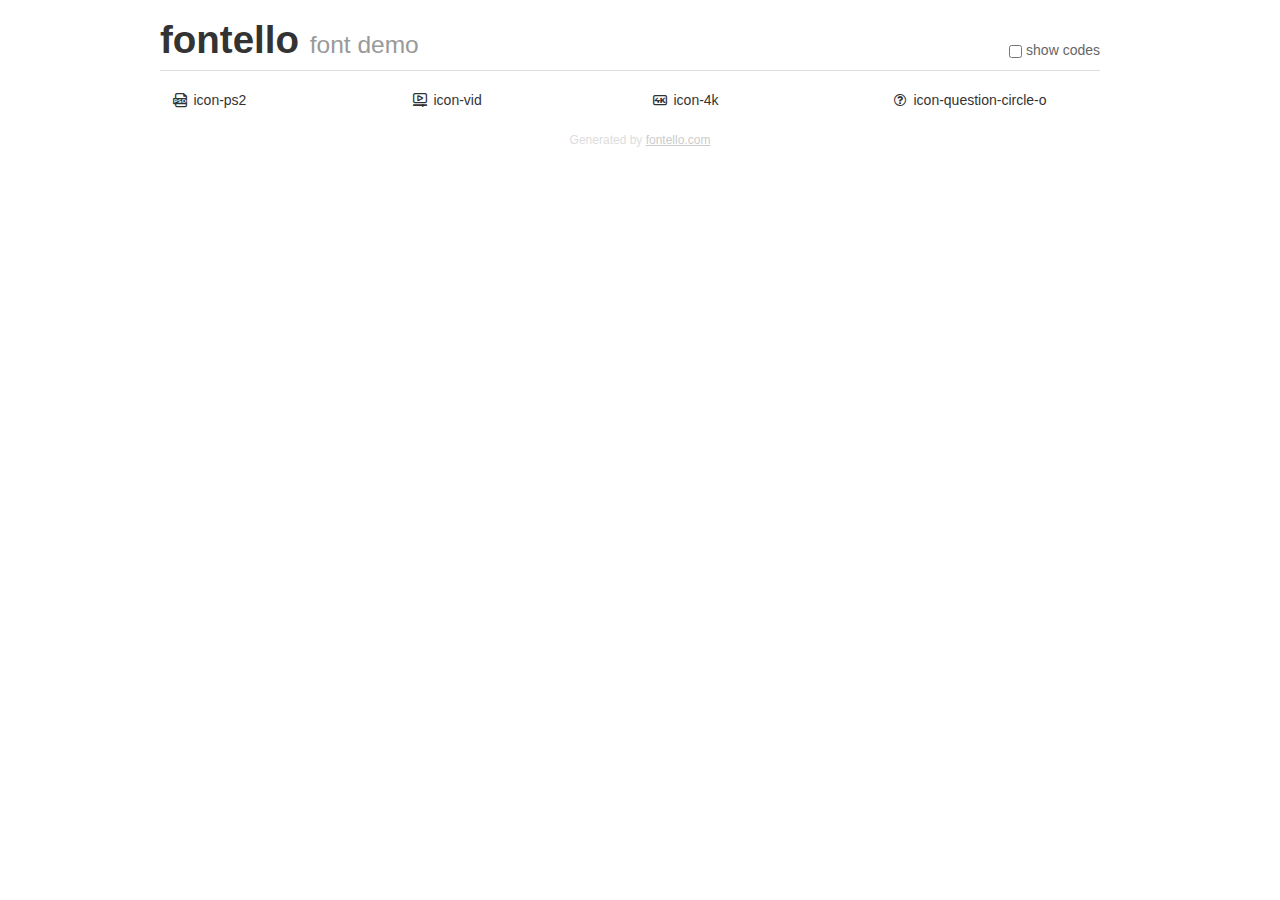
<file: fontello-3e42cdd2/demo.html>
<!DOCTYPE html>
<html>
  <head>
  <!--[if lt IE 9]><script language="javascript" type="text/javascript" src="//html5shim.googlecode.com/svn/trunk/html5.js"></script><![endif]-->
  <meta charset="UTF-8">
  <style>
    html {
      font-size: 100%;
      -webkit-text-size-adjust: 100%;
      -ms-text-size-adjust: 100%;
    }
    a:focus {
      outline: thin dotted #333;
      outline: 5px auto -webkit-focus-ring-color;
      outline-offset: -2px;
    }
    a:hover,
    a:active {
      outline: 0;
    }
    input {
      margin: 0;
      font-size: 100%;
      vertical-align: middle;
      *overflow: visible;
      line-height: normal;
    }
    input::-moz-focus-inner {
      padding: 0;
      border: 0;
    }
    body {
      margin: 0;
      font-family: "Helvetica Neue", Helvetica, Arial, sans-serif;
      font-size: 14px;
      line-height: 20px;
      color: #333;
      background-color: #fff;
    }
    a {
      color: #08c;
      text-decoration: none;
    }
    a:hover {
      color: #005580;
      text-decoration: underline;
    }
    .row {
      margin-left: -20px;
      *zoom: 1;
    }
    .row:before,
    .row:after {
      display: table;
      content: "";
      line-height: 0;
    }
    .row:after {
      clear: both;
    }
    .span3 {
      float: left;
      min-height: 1px;
      margin-left: 20px;
      width: 220px;
    }
    .container {
      width: 940px;
      margin-right: auto;
      margin-left: auto;
      *zoom: 1;
    }
    .container:before,
    .container:after {
      display: table;
      content: "";
      line-height: 0;
    }
    .container:after {
      clear: both;
    }
    small {
      font-size: 85%;
    }
    h1 {
      margin: 10px 0;
      font-family: inherit;
      font-weight: bold;
      line-height: 20px;
      color: inherit;
      text-rendering: optimizelegibility;
      line-height: 40px;
      font-size: 38.5px;
    }
    h1 small {
      font-weight: normal;
      line-height: 1;
      color: #999;
      font-size: 24.5px;
    }

    body {
      margin-top: 90px;
    }
    .header {
      position: fixed;
      top: 0;
      left: 50%;
      margin-left: -480px;
      background-color: #fff;
      border-bottom: 1px solid #ddd;
      padding-top: 10px;
      z-index: 10;
    }
    .footer {
      color: #ddd;
      font-size: 12px;
      text-align: center;
      margin-top: 20px;
    }
    .footer a {
      color: #ccc;
      text-decoration: underline;
    }
    .the-icons {
      font-size: 14px;
      line-height: 24px;
    }
    .switch {
      position: absolute;
      right: 0;
      bottom: 10px;
      color: #666;
    }
    .switch input {
      margin-right: 0.3em;
    }
    .codesOn .i-name {
      display: none;
    }
    .codesOn .i-code {
      display: inline;
    }
    .i-code {
      display: none;
    }
    @font-face {
      font-family: 'fontello';
      src: url('./font/fontello.eot?82459230');
      src: url('./font/fontello.eot?82459230#iefix') format('embedded-opentype'),
           url('./font/fontello.woff?82459230') format('woff'),
           url('./font/fontello.ttf?82459230') format('truetype'),
           url('./font/fontello.svg?82459230#fontello') format('svg');
      font-weight: normal;
      font-style: normal;
    }
    .demo-icon {
      font-family: "fontello";
      font-style: normal;
      font-weight: normal;
      speak: never;
     
      display: inline-block;
      text-decoration: inherit;
      width: 1em;
      margin-right: .2em;
      text-align: center;
      /* opacity: .8; */
     
      /* For safety - reset parent styles, that can break glyph codes*/
      font-variant: normal;
      text-transform: none;
     
      /* fix buttons height, for twitter bootstrap */
      line-height: 1em;
     
      /* Animation center compensation - margins should be symmetric */
      /* remove if not needed */
      margin-left: .2em;
     
      /* You can be more comfortable with increased icons size */
      /* font-size: 120%; */
     
      /* Font smoothing. That was taken from TWBS */
      -webkit-font-smoothing: antialiased;
      -moz-osx-font-smoothing: grayscale;
     
      /* Uncomment for 3D effect */
      /* text-shadow: 1px 1px 1px rgba(127, 127, 127, 0.3); */
    }
    </style>
    <link rel="stylesheet" href="css/animation.css"><!--[if IE 7]><link rel="stylesheet" href="css/" + font.fontname + "-ie7.css"><![endif]-->
    <script>
      function toggleCodes(on) {
        var obj = document.getElementById('icons');
      
        if (on) {
          obj.className += ' codesOn';
        } else {
          obj.className = obj.className.replace(' codesOn', '');
        }
      }
    </script>
  </head>
  <body>
    <div class="container header">
      <h1>fontello <small>font demo</small></h1>
      <label class="switch">
        <input type="checkbox" onclick="toggleCodes(this.checked)">show codes
      </label>
    </div>
    <div class="container" id="icons">
      <div class="row">
        <div class="span3" title="Code: 0xe813">
          <i class="demo-icon icon-ps2">&#xe813;</i> <span class="i-name">icon-ps2</span><span class="i-code">0xe813</span>
        </div>
        <div class="span3" title="Code: 0xe814">
          <i class="demo-icon icon-vid">&#xe814;</i> <span class="i-name">icon-vid</span><span class="i-code">0xe814</span>
        </div>
        <div class="span3" title="Code: 0xe815">
          <i class="demo-icon icon-4k">&#xe815;</i> <span class="i-name">icon-4k</span><span class="i-code">0xe815</span>
        </div>
        <div class="span3" title="Code: 0xf29c">
          <i class="demo-icon icon-question-circle-o">&#xf29c;</i> <span class="i-name">icon-question-circle-o</span><span class="i-code">0xf29c</span>
        </div>
      </div>
    </div>
    <div class="container footer">Generated by <a href="https://fontello.com">fontello.com</a></div>
  </body>
</html>
</file>
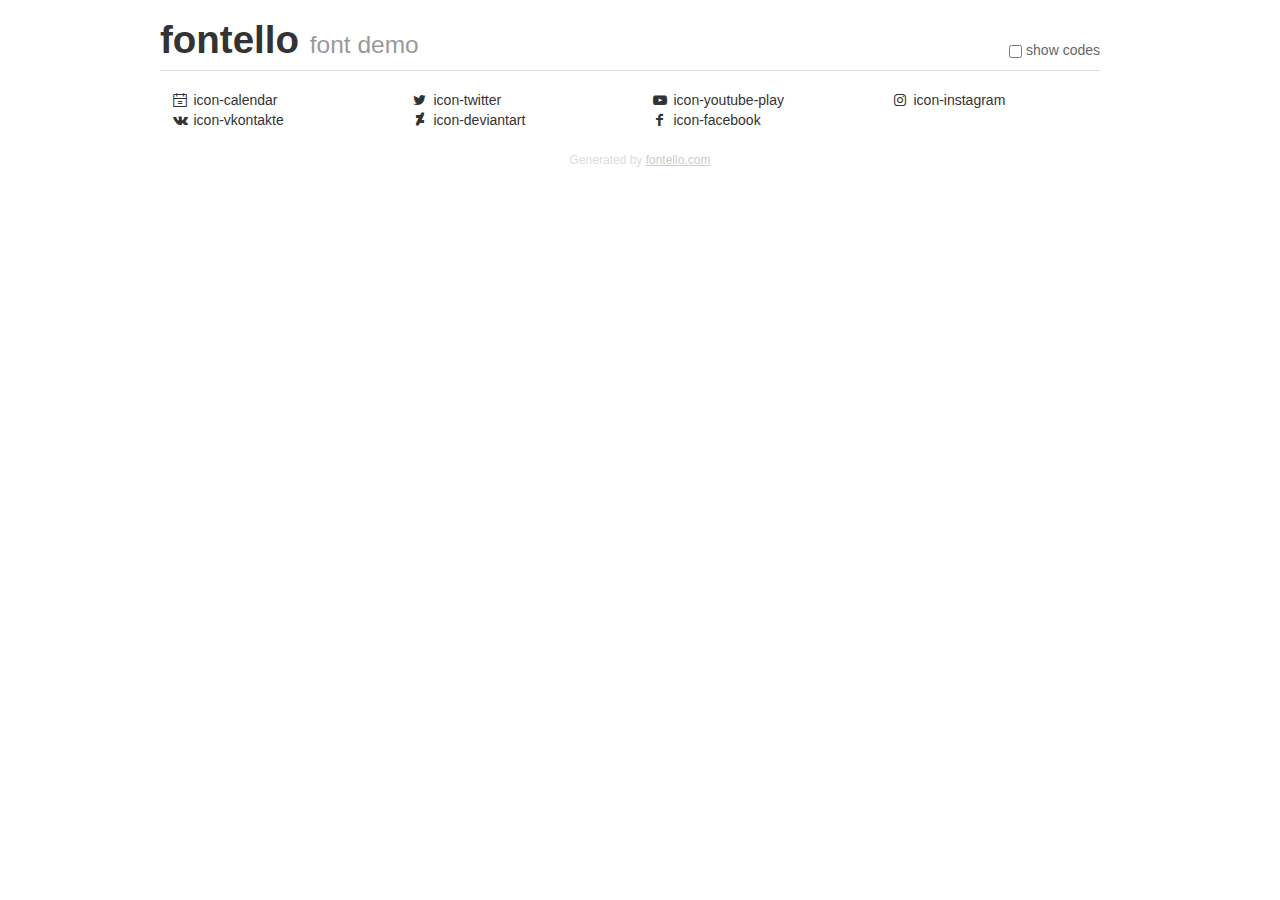
<file: fontello-5f1e29cb/demo.html>
<!DOCTYPE html>
<html>
  <head>
  <!--[if lt IE 9]><script language="javascript" type="text/javascript" src="//html5shim.googlecode.com/svn/trunk/html5.js"></script><![endif]-->
  <meta charset="UTF-8">
  <style>
    html {
      font-size: 100%;
      -webkit-text-size-adjust: 100%;
      -ms-text-size-adjust: 100%;
    }
    a:focus {
      outline: thin dotted #333;
      outline: 5px auto -webkit-focus-ring-color;
      outline-offset: -2px;
    }
    a:hover,
    a:active {
      outline: 0;
    }
    input {
      margin: 0;
      font-size: 100%;
      vertical-align: middle;
      *overflow: visible;
      line-height: normal;
    }
    input::-moz-focus-inner {
      padding: 0;
      border: 0;
    }
    body {
      margin: 0;
      font-family: "Helvetica Neue", Helvetica, Arial, sans-serif;
      font-size: 14px;
      line-height: 20px;
      color: #333;
      background-color: #fff;
    }
    a {
      color: #08c;
      text-decoration: none;
    }
    a:hover {
      color: #005580;
      text-decoration: underline;
    }
    .row {
      margin-left: -20px;
      *zoom: 1;
    }
    .row:before,
    .row:after {
      display: table;
      content: "";
      line-height: 0;
    }
    .row:after {
      clear: both;
    }
    .span3 {
      float: left;
      min-height: 1px;
      margin-left: 20px;
      width: 220px;
    }
    .container {
      width: 940px;
      margin-right: auto;
      margin-left: auto;
      *zoom: 1;
    }
    .container:before,
    .container:after {
      display: table;
      content: "";
      line-height: 0;
    }
    .container:after {
      clear: both;
    }
    small {
      font-size: 85%;
    }
    h1 {
      margin: 10px 0;
      font-family: inherit;
      font-weight: bold;
      line-height: 20px;
      color: inherit;
      text-rendering: optimizelegibility;
      line-height: 40px;
      font-size: 38.5px;
    }
    h1 small {
      font-weight: normal;
      line-height: 1;
      color: #999;
      font-size: 24.5px;
    }

    body {
      margin-top: 90px;
    }
    .header {
      position: fixed;
      top: 0;
      left: 50%;
      margin-left: -480px;
      background-color: #fff;
      border-bottom: 1px solid #ddd;
      padding-top: 10px;
      z-index: 10;
    }
    .footer {
      color: #ddd;
      font-size: 12px;
      text-align: center;
      margin-top: 20px;
    }
    .footer a {
      color: #ccc;
      text-decoration: underline;
    }
    .the-icons {
      font-size: 14px;
      line-height: 24px;
    }
    .switch {
      position: absolute;
      right: 0;
      bottom: 10px;
      color: #666;
    }
    .switch input {
      margin-right: 0.3em;
    }
    .codesOn .i-name {
      display: none;
    }
    .codesOn .i-code {
      display: inline;
    }
    .i-code {
      display: none;
    }
    @font-face {
      font-family: 'fontello';
      src: url('./font/fontello.eot?88301178');
      src: url('./font/fontello.eot?88301178#iefix') format('embedded-opentype'),
           url('./font/fontello.woff?88301178') format('woff'),
           url('./font/fontello.ttf?88301178') format('truetype'),
           url('./font/fontello.svg?88301178#fontello') format('svg');
      font-weight: normal;
      font-style: normal;
    }
    .demo-icon {
      font-family: "fontello";
      font-style: normal;
      font-weight: normal;
      speak: never;
     
      display: inline-block;
      text-decoration: inherit;
      width: 1em;
      margin-right: .2em;
      text-align: center;
      /* opacity: .8; */
     
      /* For safety - reset parent styles, that can break glyph codes*/
      font-variant: normal;
      text-transform: none;
     
      /* fix buttons height, for twitter bootstrap */
      line-height: 1em;
     
      /* Animation center compensation - margins should be symmetric */
      /* remove if not needed */
      margin-left: .2em;
     
      /* You can be more comfortable with increased icons size */
      /* font-size: 120%; */
     
      /* Font smoothing. That was taken from TWBS */
      -webkit-font-smoothing: antialiased;
      -moz-osx-font-smoothing: grayscale;
     
      /* Uncomment for 3D effect */
      /* text-shadow: 1px 1px 1px rgba(127, 127, 127, 0.3); */
    }
    </style>
    <link rel="stylesheet" href="css/animation.css"><!--[if IE 7]><link rel="stylesheet" href="css/" + font.fontname + "-ie7.css"><![endif]-->
    <script>
      function toggleCodes(on) {
        var obj = document.getElementById('icons');
      
        if (on) {
          obj.className += ' codesOn';
        } else {
          obj.className = obj.className.replace(' codesOn', '');
        }
      }
    </script>
  </head>
  <body>
    <div class="container header">
      <h1>fontello <small>font demo</small></h1>
      <label class="switch">
        <input type="checkbox" onclick="toggleCodes(this.checked)">show codes
      </label>
    </div>
    <div class="container" id="icons">
      <div class="row">
        <div class="span3" title="Code: 0xe805">
          <i class="demo-icon icon-calendar">&#xe805;</i> <span class="i-name">icon-calendar</span><span class="i-code">0xe805</span>
        </div>
        <div class="span3" title="Code: 0xf099">
          <i class="demo-icon icon-twitter">&#xf099;</i> <span class="i-name">icon-twitter</span><span class="i-code">0xf099</span>
        </div>
        <div class="span3" title="Code: 0xf16a">
          <i class="demo-icon icon-youtube-play">&#xf16a;</i> <span class="i-name">icon-youtube-play</span><span class="i-code">0xf16a</span>
        </div>
        <div class="span3" title="Code: 0xf16d">
          <i class="demo-icon icon-instagram">&#xf16d;</i> <span class="i-name">icon-instagram</span><span class="i-code">0xf16d</span>
        </div>
      </div>
      <div class="row">
        <div class="span3" title="Code: 0xf189">
          <i class="demo-icon icon-vkontakte">&#xf189;</i> <span class="i-name">icon-vkontakte</span><span class="i-code">0xf189</span>
        </div>
        <div class="span3" title="Code: 0xf1bd">
          <i class="demo-icon icon-deviantart">&#xf1bd;</i> <span class="i-name">icon-deviantart</span><span class="i-code">0xf1bd</span>
        </div>
        <div class="span3" title="Code: 0xf30c">
          <i class="demo-icon icon-facebook">&#xf30c;</i> <span class="i-name">icon-facebook</span><span class="i-code">0xf30c</span>
        </div>
      </div>
    <div class="container footer">Generated by <a href="https://fontello.com">fontello.com</a></div>
  </body>
</html>
</file>
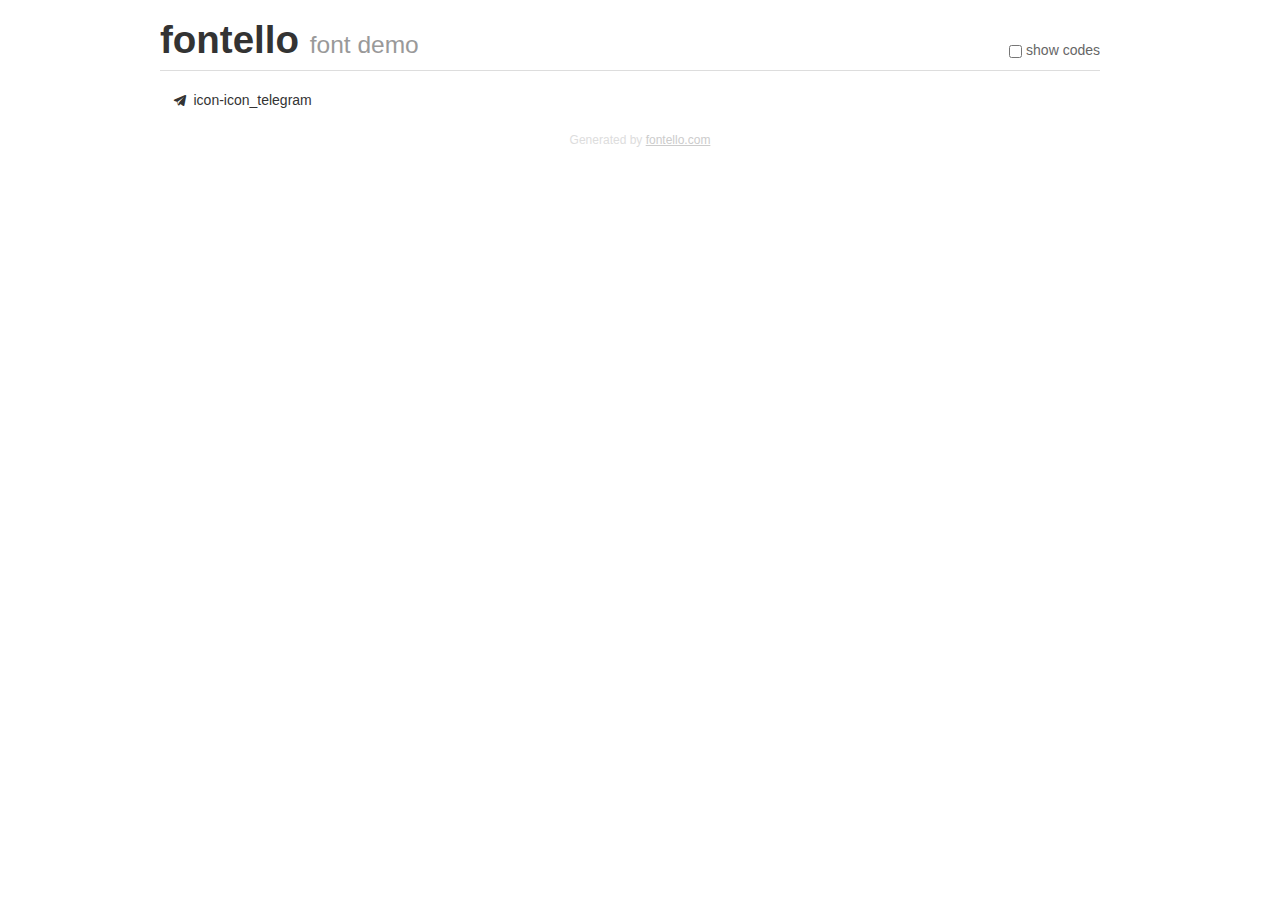
<file: fontello-f0009c94/demo.html>
<!DOCTYPE html>
<html>
  <head>
  <!--[if lt IE 9]><script language="javascript" type="text/javascript" src="//html5shim.googlecode.com/svn/trunk/html5.js"></script><![endif]-->
  <meta charset="UTF-8">
  <style>
    html {
      font-size: 100%;
      -webkit-text-size-adjust: 100%;
      -ms-text-size-adjust: 100%;
    }
    a:focus {
      outline: thin dotted #333;
      outline: 5px auto -webkit-focus-ring-color;
      outline-offset: -2px;
    }
    a:hover,
    a:active {
      outline: 0;
    }
    input {
      margin: 0;
      font-size: 100%;
      vertical-align: middle;
      *overflow: visible;
      line-height: normal;
    }
    input::-moz-focus-inner {
      padding: 0;
      border: 0;
    }
    body {
      margin: 0;
      font-family: "Helvetica Neue", Helvetica, Arial, sans-serif;
      font-size: 14px;
      line-height: 20px;
      color: #333;
      background-color: #fff;
    }
    a {
      color: #08c;
      text-decoration: none;
    }
    a:hover {
      color: #005580;
      text-decoration: underline;
    }
    .row {
      margin-left: -20px;
      *zoom: 1;
    }
    .row:before,
    .row:after {
      display: table;
      content: "";
      line-height: 0;
    }
    .row:after {
      clear: both;
    }
    .span3 {
      float: left;
      min-height: 1px;
      margin-left: 20px;
      width: 220px;
    }
    .container {
      width: 940px;
      margin-right: auto;
      margin-left: auto;
      *zoom: 1;
    }
    .container:before,
    .container:after {
      display: table;
      content: "";
      line-height: 0;
    }
    .container:after {
      clear: both;
    }
    small {
      font-size: 85%;
    }
    h1 {
      margin: 10px 0;
      font-family: inherit;
      font-weight: bold;
      line-height: 20px;
      color: inherit;
      text-rendering: optimizelegibility;
      line-height: 40px;
      font-size: 38.5px;
    }
    h1 small {
      font-weight: normal;
      line-height: 1;
      color: #999;
      font-size: 24.5px;
    }

    body {
      margin-top: 90px;
    }
    .header {
      position: fixed;
      top: 0;
      left: 50%;
      margin-left: -480px;
      background-color: #fff;
      border-bottom: 1px solid #ddd;
      padding-top: 10px;
      z-index: 10;
    }
    .footer {
      color: #ddd;
      font-size: 12px;
      text-align: center;
      margin-top: 20px;
    }
    .footer a {
      color: #ccc;
      text-decoration: underline;
    }
    .the-icons {
      font-size: 14px;
      line-height: 24px;
    }
    .switch {
      position: absolute;
      right: 0;
      bottom: 10px;
      color: #666;
    }
    .switch input {
      margin-right: 0.3em;
    }
    .codesOn .i-name {
      display: none;
    }
    .codesOn .i-code {
      display: inline;
    }
    .i-code {
      display: none;
    }
    @font-face {
      font-family: 'fontello';
      src: url('./font/fontello.eot?52825519');
      src: url('./font/fontello.eot?52825519#iefix') format('embedded-opentype'),
           url('./font/fontello.woff?52825519') format('woff'),
           url('./font/fontello.ttf?52825519') format('truetype'),
           url('./font/fontello.svg?52825519#fontello') format('svg');
      font-weight: normal;
      font-style: normal;
    }
    .demo-icon {
      font-family: "fontello";
      font-style: normal;
      font-weight: normal;
      speak: never;
     
      display: inline-block;
      text-decoration: inherit;
      width: 1em;
      margin-right: .2em;
      text-align: center;
      /* opacity: .8; */
     
      /* For safety - reset parent styles, that can break glyph codes*/
      font-variant: normal;
      text-transform: none;
     
      /* fix buttons height, for twitter bootstrap */
      line-height: 1em;
     
      /* Animation center compensation - margins should be symmetric */
      /* remove if not needed */
      margin-left: .2em;
     
      /* You can be more comfortable with increased icons size */
      /* font-size: 120%; */
     
      /* Font smoothing. That was taken from TWBS */
      -webkit-font-smoothing: antialiased;
      -moz-osx-font-smoothing: grayscale;
     
      /* Uncomment for 3D effect */
      /* text-shadow: 1px 1px 1px rgba(127, 127, 127, 0.3); */
    }
    </style>
    <link rel="stylesheet" href="css/animation.css"><!--[if IE 7]><link rel="stylesheet" href="css/" + font.fontname + "-ie7.css"><![endif]-->
    <script>
      function toggleCodes(on) {
        var obj = document.getElementById('icons');
      
        if (on) {
          obj.className += ' codesOn';
        } else {
          obj.className = obj.className.replace(' codesOn', '');
        }
      }
    </script>
  </head>
  <body>
    <div class="container header">
      <h1>fontello <small>font demo</small></h1>
      <label class="switch">
        <input type="checkbox" onclick="toggleCodes(this.checked)">show codes
      </label>
    </div>
    <div class="container" id="icons">
      <div class="row">
        <div class="span3" title="Code: 0xe812">
          <i class="demo-icon icon-icon_telegram">&#xe812;</i> <span class="i-name">icon-icon_telegram</span><span class="i-code">0xe812</span>
        </div>
      </div>
    <div class="container footer">Generated by <a href="https://fontello.com">fontello.com</a></div>
  </body>
</html>
</file>
<file: css/main.css>
* {
  box-sizing: border-box;
}
html {
  font-size: 16px;
}
body {
  font-family: "MontserratRegular";
  height: 100%;
  line-height: 1;
  }

@font-face {
  font-family: "MontserratRegular";  
  src: url("../font/Montserrat-Regular.ttf") format("truetype"); 
  font-style: normal; 
  font-weight: normal;
  }
   
/* @font-face{
  font-family: "MontserratBold";
  src: url("../font/Montserrat-Bold.ttf") format("truetype");
  font-style: normal; 
  font-weight: normal; 
}

@font-face{
  font-family: "MontserratLight";
  src: url("../font/Montserrat-Light.ttf") format("truetype");
  font-style: normal; 
  font-weight: normal; 
} */

@font-face{
  font-family: "MontserratSemibold";
  src: url("../font/Montserrat-SemiBold.ttf") format("truetype");
  font-style: normal; 
  font-weight: normal; 
}

@font-face {
  font-family: "MontserratExtraBold";  
  src: url("../font/Montserrat-ExtraBold.ttf") format("truetype"); 
  font-style: normal; 
  font-weight: normal;
}

/* @font-face {
  font-family: "MontserratExtraBoldItalic";  
  src: url("../font/Montserrat-ExtraBoldItalic.ttf") format("truetype"); 
  font-style: normal; 
  font-weight: normal;
} */



.wrapper {
  min-height: fit-content;
  position: relative;
  display: flex;
  flex-direction: column;
 
  /* overflow: hidden; */
}
  
.container {
  margin: 0 auto;
  width: 95%;
  position: relative;
  height: 100%;
    
}
  
.section {
    height: 100vh;
    min-height: 720px;

  }
.main {
  background-image: url(../img/bg.jpg);
  background-size: cover;
}
.main__container {
  display: flex;
  flex-direction: column;
  justify-content: space-around;
  width: 95%;
  
  margin: 0 auto;
  
  
}

.main__content {
  display: flex;
  flex-direction: column;
  max-width: 577px;
  margin: 0 auto;
  min-height: 600px;
  background-color: white;
  border-style: hidden;
  border-radius: 15px 15px 10px 10px;
 
  
}

.main_photo {
  width: 100%;
  border-radius: 10px 10px 0 0;
}

.main__info {
  padding: 2em 3em;
  color: #5c7487;
}
.info__title {
 font-family: MontserratsemiBold;
  text-align: center;
  
}
.info__title > h1 {
  font-size: 24px;
  line-height: 1.5em;
  letter-spacing: 0.15rem;
}

.info__subtitle {
  line-height: 1.75;
  text-align: center;
  letter-spacing: 0.15rem;
}

.social {
  display: flex;
  flex-wrap: wrap;
  justify-content: space-between;
}

.info__list {
  list-style: none;
  padding: 0px;
  display: flex;
  flex-wrap: wrap;
  justify-content: space-between;
  margin: 20px 0px;
}

.social__item {
  display: flex;
  width: 56px;  
  background-color: transparent;
  border: 0px solid #3a556b;
  border-radius: 32px;
  font-size: 26px;
  text-align: center;
  justify-content: space-around;
  margin-bottom: 15px;  
}

.social__item:hover {
  /* background-color: #f2f4f7;   */
}


.social__link {
  align-self: center;
  
}
.social__link:hover {
  transition: 200ms;
  transform: scale(1.2); 
  
}
.social__icon {
 color: #5c7487; 
} 

.icon-instagram {
  font-size: 30px;
}

.button__link-gallery {
  color: #5c7487;
  background-color: white;
  border: 1px solid #d0d9e1;
  border-radius: 7px;
  padding: 20px 10px 10px 20px; 
 
}

.button__text {
  display: flex;
  flex-direction: column;
  text-align: left;
  min-width: 100%;  
  justify-content: space-between;
  min-height: 100%;
}

.button__text--title {
  font-family: "MontserratSemibold";
  font-size: 22px;
  line-height: 24px;
  margin-bottom: 5px;
}

.button__text--description {
  font-family: "MontserratSemibold";
  font-size: 12px;
  margin-bottom: 10px;
  
}

.button__text--lang {
  color: #c1cad0;
  font-family: "MontserratExtrabold";
  text-align: right; 
  font-size: 12px;
}

@media (max-width:540px) {
  .social__item {
  min-width: 25%;
  margin-top: 1rem;
  margin-bottom: 1rem;
  }
  .info__list {
    justify-content: center;
    margin-top: 5px;
  }
  
.button__text--title {  
  font-size: 1.2rem;
  
}
.button__text--description { 
  font-size: 0.8rem; 

}
.button__link-gallery {
    
  border: 1px solid #b1c2d0;
  border-radius: 4px;
  padding: 10px 5px 5px 10px; 
 
}

}

@media (max-width:480px) {
  .button {
    display: flex;
    flex-direction: column;    
  }
  .button__item {
  min-width: 90%;
  margin-bottom: 15px;
  }  
 .info__button {
   align-items: center;
 }
 
}

.info__button {
  list-style: none;
  display: flex;
  flex-wrap: wrap;
  width: 100%;
  padding: 0px;
  justify-content: space-around;

}

.button__item {
  width: 48%;
  border: 1px solid gray;
  border-radius: 5px;
  border-style: hidden;
  display: flex;
  
  text-align: center;
  margin-bottom: 1rem;
  
}

.button__item:hover {
  background-color:#e9eff4;
}


.button__link {
  display: block;
  width: 100%;   
  text-decoration: none;  
  
 
}

.info__subtitle {
  font-size: 14px;
}

/* .button__link-patreon {
  color: #ff424d;
 
} */


/* .button__link-boosty {
  color: #f15f2c;
  
} */

.button__link:hover {
  transition: 200ms;
  transform: scale(1.05); 
  color: #98abbf;
   
}

.envato-logo {
  width: 80%;
  margin-top: 0.7rem;
}

.button__item-envato {
  display: inline-block;
  
  /* animation: rotation 15s linear infinite; */
  animation-delay: 3s; 
}



@keyframes rotation{
  0% {transform: rotateY(0deg);}
  10% {transform: rotateY(360deg);}
  20% {transform: rotateY(360deg);}
  30% {transform: rotateY(360deg);}
  40% {transform: rotateY(360deg);}
  50% {transform: rotateY(360deg);}
  60% {transform: rotateY(0deg);}
  70% {transform: rotateY(0deg);}
  80% {transform: rotateY(0deg);}
  90% {transform: rotateY(0deg);}
  100% {transform: rotateY(0deg);}    
}



.logo-svg {  
  display: inline-block;
  margin: auto;
}

.patreon-logo {
  
  width: 61%;
}

.boosty-logo {
  
  width: 59%;
}
</file>
<file: fontello-5f1e29cb/css/fontello.css>
@font-face {
  font-family: 'fontello';
  src: url('../font/fontello.eot?45141872');
  src: url('../font/fontello.eot?45141872#iefix') format('embedded-opentype'),
       url('../font/fontello.woff2?45141872') format('woff2'),
       url('../font/fontello.woff?45141872') format('woff'),
       url('../font/fontello.ttf?45141872') format('truetype'),
       url('../font/fontello.svg?45141872#fontello') format('svg');
  font-weight: normal;
  font-style: normal;
}
/* Chrome hack: SVG is rendered more smooth in Windozze. 100% magic, uncomment if you need it. */
/* Note, that will break hinting! In other OS-es font will be not as sharp as it could be */
/*
@media screen and (-webkit-min-device-pixel-ratio:0) {
  @font-face {
    font-family: 'fontello';
    src: url('../font/fontello.svg?45141872#fontello') format('svg');
  }
}
*/
[class^="icon-"]:before, [class*=" icon-"]:before {
  font-family: "fontello";
  font-style: normal;
  font-weight: normal;
  speak: never;

  display: inline-block;
  text-decoration: inherit;
  width: 1em;
  margin-right: .2em;
  text-align: center;
  /* opacity: .8; */

  /* For safety - reset parent styles, that can break glyph codes*/
  font-variant: normal;
  text-transform: none;

  /* fix buttons height, for twitter bootstrap */
  line-height: 1em;

  /* Animation center compensation - margins should be symmetric */
  /* remove if not needed */
  margin-left: .2em;

  /* you can be more comfortable with increased icons size */
  /* font-size: 120%; */

  /* Font smoothing. That was taken from TWBS */
  -webkit-font-smoothing: antialiased;
  -moz-osx-font-smoothing: grayscale;

  /* Uncomment for 3D effect */
  /* text-shadow: 1px 1px 1px rgba(127, 127, 127, 0.3); */
}

.icon-calendar:before { content: '\e805'; } /* '' */
.icon-twitter:before { content: '\f099'; } /* '' */
.icon-youtube-play:before { content: '\f16a'; } /* '' */
.icon-instagram:before { content: '\f16d'; } /* '' */
.icon-vkontakte:before { content: '\f189'; } /* '' */
.icon-deviantart:before { content: '\f1bd'; } /* '' */
.icon-facebook:before { content: '\f30c'; } /* '' */
</file>
<file: fontello-f0009c94/css/fontello.css>
@font-face {
  font-family: 'fontello';
  src: url('../font/fontello.eot?47928075');
  src: url('../font/fontello.eot?47928075#iefix') format('embedded-opentype'),
       url('../font/fontello.woff2?47928075') format('woff2'),
       url('../font/fontello.woff?47928075') format('woff'),
       url('../font/fontello.ttf?47928075') format('truetype'),
       url('../font/fontello.svg?47928075#fontello') format('svg');
  font-weight: normal;
  font-style: normal;
}
/* Chrome hack: SVG is rendered more smooth in Windozze. 100% magic, uncomment if you need it. */
/* Note, that will break hinting! In other OS-es font will be not as sharp as it could be */
/*
@media screen and (-webkit-min-device-pixel-ratio:0) {
  @font-face {
    font-family: 'fontello';
    src: url('../font/fontello.svg?47928075#fontello') format('svg');
  }
}
*/
[class^="icon-"]:before, [class*=" icon-"]:before {
  font-family: "fontello";
  font-style: normal;
  font-weight: normal;
  speak: never;

  display: inline-block;
  text-decoration: inherit;
  width: 1em;
  margin-right: .2em;
  text-align: center;
  /* opacity: .8; */

  /* For safety - reset parent styles, that can break glyph codes*/
  font-variant: normal;
  text-transform: none;

  /* fix buttons height, for twitter bootstrap */
  line-height: 1em;

  /* Animation center compensation - margins should be symmetric */
  /* remove if not needed */
  margin-left: .2em;

  /* you can be more comfortable with increased icons size */
  /* font-size: 120%; */

  /* Font smoothing. That was taken from TWBS */
  -webkit-font-smoothing: antialiased;
  -moz-osx-font-smoothing: grayscale;

  /* Uncomment for 3D effect */
  /* text-shadow: 1px 1px 1px rgba(127, 127, 127, 0.3); */
}

.icon-icon_telegram:before { content: '\e812'; } /* '' */
</file>
<file: css/gallerygrid.css>
* {
  box-sizing: border-box;
}
a {
  text-decoration: none;
  color: white;
}

body {
  margin: 0 0 auto auto;
  overflow: scroll; 
  background-color: black;
 }


.banner {
  position: fixed;
  z-index: 1000;
  height: fit-content;  
  min-width: 100vw;
  background-size: cover;
  animation: color 20s linear infinite; 
  
  
}
@keyframes color{
  0% {background-color: #663448 ;}
  16% {background-color: #3e3466;}
  32% {background-color: #344566;}
  48% {background-color:#406652;}
  64% {background-color:  #6a6d49;}
  83% {background-color: #a56048;}  
  100% {background-color: #663448 ;}  
}

.banner::after {}

.banner__content {
  display: flex;
  justify-content: space-between;
  padding: 1.5rem 0.35rem 1.5rem 0.35rem;
  
}
.banner__logo {
  padding-right: 1rem;
  text-align: center;
  display: flex;
  flex-direction: column;
  justify-content: space-around;
  
  
}

.logo__full {
 height: 40px;
  
}

.logo__icon {
  display: none;
}

.banner__text {
  color: white;
  font-size: 1rem;
  line-height: 1.3rem;
  text-align: center;
  display: flex;
  flex-direction: column;
  justify-content: space-around;
  
}

.icon-question-circle-o {
  font-size: 20px;
}

.banner__list {
  list-style: none;
  padding: 0px;
  display: flex;
  flex-wrap: wrap;
  justify-content: flex-end;
  margin: 0px;
  min-width: 200px;
  text-align: center;
 
}




.banner__item {
 display: flex;
 margin: 0.5rem;
 background-color: transparent;
 border: 0px solid #3a556b;
 border-radius: 32px;
 font-size: 20px;
 text-align: center;
 justify-content: end;
 align-self: center;
 
}

.banner__icon {
  color: white;
  
}

.grid__wrapper {
  display: grid;
  grid-template-columns: repeat(12, 8vw);
  grid-template-rows: repeat(16, 8vw);
  gap: 0.74%;
  margin-top: 6.5rem;
}

.grid__img {
  max-width: 100%;
  min-height: 100%;
  object-fit: cover;
  border-radius: 5px;
}
.grid__item {
  
}


.grid__link-box {
  position: absolute;
  bottom: 15px;
  left:50%; 
  margin-left:-135px;
  font-size: 13px;
}

.link-box--white {
  color: white;

}

.link-box--2slots {
  margin-left:-83px;

}


.link-box__item {
margin-right: 10px;
/* border: 1px solid white; */
border-radius: 3px;
padding: 4px 2px;
}

.link-box__item:last-child {
margin-right: 0;
}

.link-box__item:hover {
color: #3a556b;
border-color: #3a556b;
background-color: white;
transition: 500ms;

}
.link-box__item:active {
  color: white;
  background-color: #3a556b;
  border-color: white;
}


.link-box__icon {
font-size: 16px;

}

.icon-4k {
  
}
.link-box__text {
  margin-bottom: 2px;
}


.grid__item {
  margin: 0;
  position: relative;
  overflow: hidden;
}

.grid__item--1 {
grid-column-start: 1;
grid-column-end: 6;
grid-row-start: 1;
grid-row-end: 4;
}

.grid__item--2 {
  grid-column-start: 6;
  grid-column-end: 9;
  grid-row-start: 1;
  grid-row-end: 5;
}

.grid__item--3 {
  grid-column-start: 9;
  grid-column-end: 12;
  grid-row-start: 1;
  grid-row-end: 4;
}



.grid__item--4 {
  grid-column-start: 1;
  grid-column-end: 6;
  grid-row-start: 4;
  grid-row-end: 8;
}


.grid__item--5 {
  grid-column-start: 6;
  grid-column-end: 9;
  grid-row-start: 5;
  grid-row-end: 8;
}

.grid__item--6 {
  grid-column-start: 9;
  grid-column-end: 12;
  grid-row-start: 4;
  grid-row-end: 8;
}

.grid__item--7 {
  grid-column-start: 1;
  grid-column-end: 4;
  grid-row-start: 8;
  grid-row-end: 12;
}

.grid__item--8 {
  grid-column-start: 4;
  grid-column-end: 7;
  grid-row-start: 8;
  grid-row-end: 11;
}

.grid__item--9 {
  grid-column-start: 7;
  grid-column-end: 12;
  grid-row-start: 8;
  grid-row-end: 12;
}

.grid__item--10 {
  grid-column-start: 1;
  grid-column-end: 4;
  grid-row-start: 12;
  grid-row-end: 15;
}

.grid__item--11 {
  grid-column-start: 4;
  grid-column-end: 7;
  grid-row-start: 11;
  grid-row-end: 15;
}
.grid__item--12 {
  grid-column-start: 7;
  grid-column-end: 12;
  grid-row-start: 12;
  grid-row-end: 15;
}
  


@media (max-width:1100px) {
  .link-box__text {
    font-size: 14px;
  }
  .link-box__item {
    margin-right: 5px ;
  }

  .link-box__icon {
    font-size: 14px;
  }
  .grid__link-box {
    display: flex;
    flex-direction: column;
    left: 5%;    
    margin-left:0;    
  }  
}

@media (max-width:810px) {
  .banner__content {
    padding: 1.2rem 0.35rem 1.2rem 0.35rem;
  }
  .banner__text {
    font-size: 14px;
    line-height: 1.2rem;
  }
  .banner__item {
    font-size: 14px;
    margin: 0.3rem;
  }
  .banner__list {
    max-width: 100px;
    min-width: 90px;
  }
  .logo__full {
    height: 28px;
     
   }
  .icon-instagram {
    font-size: 23px;
  }  
}

@media (max-width:760px) {
   
  .grid__wrapper {
    display: flex;
    flex-direction: column;
  }

  .grid__item {
    margin-bottom: 1vw;    
  }

  .grid__link-box {
    display: block;
    left: 50%;
    margin-left: -175px;
    bottom: 10%;        
  }

  .link-box__item {
     margin-right: 15px;
  }
  .link-box__text {
    font-size: 18px;
  }
  .link-box__icon {
    font-size: 18px;
  }  
  .link-box--2slots {
    margin-left: -105px;
  }
}


@media (max-width:560px) {
  .logo__full {
    
    display: none;
     
  }
   
  .logo__icon {
    display: block;
    height: 40px;
  } 
}

@media (max-width:480px) {
  
  .banner__content {
    padding: 1rem 0.35rem 1rem 0.35rem;
  }
  .banner__list {
    max-width: 100px;
    min-width: 75px;
  }

  .banner__text {
    font-size: 0.8rem;
    line-height: 1rem;
  }
  .grid__link-box {
    
    margin-left: -138px;  
}

  .link-box__item {
    margin-right: 10px;
 }
 .link-box__text {
   font-size: 14px;
 }
 .link-box__icon {
   font-size: 14px;
 }  
 .link-box--2slots {
  margin-left: -83px;
}
}

/* --------Изображение на всю ширину при нажатии------- */
.lightbox {
  /* Default to hidden */
  display: none;

  /* Overlay entire screen */
  position: fixed;
  z-index:1100;
  top: 0;
  left: 0;
  right: 0;
  bottom: 0;
  
  /* A bit of padding around image */
  padding: 1em;

  /* Translucent background */
  background: rgba(0, 0, 0, 0.8);
}

/* Unhide the lightbox when it's the target */
.lightbox:target {
  display: block;
}

.lightbox span {
  /* Full width and height */
  display: block;
  width: 100%;
  height: 100%;

  /* Size and position background image */
  background-position: center;
  background-repeat: no-repeat;
  background-size: contain;
}

/* --------Изображение на всю ширину при нажатии------- */
</file>
<file: fontello-3e42cdd2/css/fontello.css>
@font-face {
  font-family: 'fontello';
  src: url('../font/fontello.eot?52786476');
  src: url('../font/fontello.eot?52786476#iefix') format('embedded-opentype'),
       url('../font/fontello.woff2?52786476') format('woff2'),
       url('../font/fontello.woff?52786476') format('woff'),
       url('../font/fontello.ttf?52786476') format('truetype'),
       url('../font/fontello.svg?52786476#fontello') format('svg');
  font-weight: normal;
  font-style: normal;
}
/* Chrome hack: SVG is rendered more smooth in Windozze. 100% magic, uncomment if you need it. */
/* Note, that will break hinting! In other OS-es font will be not as sharp as it could be */
/*
@media screen and (-webkit-min-device-pixel-ratio:0) {
  @font-face {
    font-family: 'fontello';
    src: url('../font/fontello.svg?52786476#fontello') format('svg');
  }
}
*/
[class^="icon-"]:before, [class*=" icon-"]:before {
  font-family: "fontello";
  font-style: normal;
  font-weight: normal;
  speak: never;

  display: inline-block;
  text-decoration: inherit;
  width: 1em;
  margin-right: .2em;
  text-align: center;
  /* opacity: .8; */

  /* For safety - reset parent styles, that can break glyph codes*/
  font-variant: normal;
  text-transform: none;

  /* fix buttons height, for twitter bootstrap */
  line-height: 1em;

  /* Animation center compensation - margins should be symmetric */
  /* remove if not needed */
  margin-left: .2em;

  /* you can be more comfortable with increased icons size */
  /* font-size: 120%; */

  /* Font smoothing. That was taken from TWBS */
  -webkit-font-smoothing: antialiased;
  -moz-osx-font-smoothing: grayscale;

  /* Uncomment for 3D effect */
  /* text-shadow: 1px 1px 1px rgba(127, 127, 127, 0.3); */
}

.icon-ps2:before { content: '\e813'; } /* '' */
.icon-vid:before { content: '\e814'; } /* '' */
.icon-4k:before { content: '\e815'; } /* '' */
.icon-question-circle-o:before { content: '\f29c'; } /* '' */
</file>
<file: css/gallerypage.css>
* {
  box-sizing: border-box;
}

body {
  margin: 0 0 auto auto;
  overflow: scroll; 
 }


.banner {
  position: fixed;
  z-index: 1000;
  height: fit-content;
  
  min-width: 100vw;
  background-image: url(../img/bg.jpg);
  background-size: cover;
  
  
}

.banner::after {}

.banner__content {
  display: flex;
  justify-content: space-between;
  padding: 1.5rem 0.35rem 1.5rem 0.35rem;
  
}
.banner__logo {
  padding-right: 1rem;
  text-align: center;
  display: flex;
  flex-direction: column;
  justify-content: space-around;
  
  
}

.logo__full {
 height: 40px;
  
}

.logo__icon {
  display: none;
}

.banner__text {
  color: white;
  font-size: 1rem;
  line-height: 1.3rem;
  text-align: center;
  display: flex;
  flex-direction: column;
  justify-content: space-around;
  
}

.banner_socials {
 

}

.banner__list {
  list-style: none;
  padding: 0px;
  display: flex;
  flex-wrap: wrap;
  justify-content: flex-end;
  margin: 0px;
  min-width: 200px;
  text-align: center;
 
}




.banner__item {
 display: flex;
 margin: 0.5rem;
 background-color: transparent;
 border: 0px solid #3a556b;
 border-radius: 32px;
 font-size: 20px;
 text-align: center;
 justify-content: end;
 align-self: center;
}

.banner__icon {
  color: white;
  
  
}

.gallery__content {
  display: flex;
  margin-top: 6rem;
  position: relative;
  flex-wrap: wrap;
  
  
}

.gallery__card {
  max-width: 33.33333333%;
  padding: 0.35rem;
  
}

.card__image {
  max-width: 100%;
  border-radius: 3px;
}

.card__list {
text-align: center;
margin: 0 auto;
}

.card__menu {
  text-decoration: none;
  color:#5c7487;
  display: inline-block;
  border: 1px solid #3a556b;
  border-radius: 2px;
  display: inline-block;
  list-style: none;
  padding: 0;
  
}

.card__link {
  text-decoration: none;
  margin-top: 0.5rem;
  border: 1px solid #5c7487;
  border-radius: 1px;

  padding: 0.2rem;
  color: #5c7487;
  display: inline-block;
  margin-right: 0.3rem;
  font-size: 0.75rem;

}
.card__link:last-child {
  margin-right: 0;
}

.card__link:hover {
  background-color: #d3d3d3;
  border-color: white;
  transform: scale(1.2);
}


@media (max-width:810px) {
  .banner__content {
    padding: 1.2rem 0.35rem 1.2rem 0.35rem;
  }
  .banner__text {
    font-size: 14px;
    line-height: 1.2rem;
  }
  .banner__item {
    font-size: 14px;
    margin: 0.3rem;
  }
  .banner__list {
    max-width: 100px;
    min-width: 90px;
  }
  .logo__full {
    height: 28px;
     
   }
  .icon-instagram {
    font-size: 23px;
  }
  .gallery__card {
    min-width: 50%;
  }
  .gallery__content {
    justify-content: space-between;

  }

  
}

@media (max-width:560px) {
  .logo__full {
    
    display: none;
     
  }
   
  .logo__icon {
    display: block;
    height: 40px;
  }
     


  .gallery__card {
    min-width: 100%;
        
  }

  
}

@media (max-width:480px) {
  
  .banner__content {
    padding: 1rem 0.35rem 1rem 0.35rem;
  }
  .banner__list {
    max-width: 100px;
    min-width: 75px;
  }

  .banner__text {
    font-size: 0.8rem;
    line-height: 1rem;
  }
  
}
/* --------Изображение на всю ширину при нажатии------- */
.lightbox {
  /* Default to hidden */
  display: none;

  /* Overlay entire screen */
  position: fixed;
  z-index:1100;
  top: 0;
  left: 0;
  right: 0;
  bottom: 0;
  
  /* A bit of padding around image */
  padding: 1em;

  /* Translucent background */
  background: rgba(0, 0, 0, 0.8);
}

/* Unhide the lightbox when it's the target */
.lightbox:target {
  display: block;
}

.lightbox span {
  /* Full width and height */
  display: block;
  width: 100%;
  height: 100%;

  /* Size and position background image */
  background-position: center;
  background-repeat: no-repeat;
  background-size: contain;
}

/* --------Изображение на всю ширину при нажатии------- */
</file>
<file: css/notfoundpage.css>
body {
  overflow: hidden;
}

.not__found {
  height: 100vh;
  
  
}

.notfound__content {
  display: flex;
  flex-direction: column;
  position: absolute;  
  top: 40%;
  width: 100%;
  font-size: 1.5rem;
  color: white;  
}

.notfound__text {
  text-align: center;  
}

.notfound__button {  
  align-self: center;   
}

.notfound__button--link {
  display: block;
  animation: color 20s linear infinite; 
  font-size: 1.2rem;
  margin-top: 2rem;
  padding: 1rem;  
  line-height: 1.8rem;  
  border: 1px;
  border-radius: 10px;
}

.notfound__button:hover {
  transform: scale(1.05); 
  transition: 200ms;
}

.notfound__button--text:hover {
color: white;
}



@keyframes color{
  0% {background-color: #663448 ;}
  16% {background-color: #3e3466;}
  32% {background-color: #344566;}
  48% {background-color:#406652;}
  64% {background-color:  #6a6d49;}
  83% {background-color: #a56048;}  
  100% {background-color: #663448 ;}  
}
</file>
<file: fontello-3e42cdd2/css/animation.css>
/*
   Animation example, for spinners
*/
.animate-spin {
  -moz-animation: spin 2s infinite linear;
  -o-animation: spin 2s infinite linear;
  -webkit-animation: spin 2s infinite linear;
  animation: spin 2s infinite linear;
  display: inline-block;
}
@-moz-keyframes spin {
  0% {
    -moz-transform: rotate(0deg);
    -o-transform: rotate(0deg);
    -webkit-transform: rotate(0deg);
    transform: rotate(0deg);
  }

  100% {
    -moz-transform: rotate(359deg);
    -o-transform: rotate(359deg);
    -webkit-transform: rotate(359deg);
    transform: rotate(359deg);
  }
}
@-webkit-keyframes spin {
  0% {
    -moz-transform: rotate(0deg);
    -o-transform: rotate(0deg);
    -webkit-transform: rotate(0deg);
    transform: rotate(0deg);
  }

  100% {
    -moz-transform: rotate(359deg);
    -o-transform: rotate(359deg);
    -webkit-transform: rotate(359deg);
    transform: rotate(359deg);
  }
}
@-o-keyframes spin {
  0% {
    -moz-transform: rotate(0deg);
    -o-transform: rotate(0deg);
    -webkit-transform: rotate(0deg);
    transform: rotate(0deg);
  }

  100% {
    -moz-transform: rotate(359deg);
    -o-transform: rotate(359deg);
    -webkit-transform: rotate(359deg);
    transform: rotate(359deg);
  }
}
@-ms-keyframes spin {
  0% {
    -moz-transform: rotate(0deg);
    -o-transform: rotate(0deg);
    -webkit-transform: rotate(0deg);
    transform: rotate(0deg);
  }

  100% {
    -moz-transform: rotate(359deg);
    -o-transform: rotate(359deg);
    -webkit-transform: rotate(359deg);
    transform: rotate(359deg);
  }
}
@keyframes spin {
  0% {
    -moz-transform: rotate(0deg);
    -o-transform: rotate(0deg);
    -webkit-transform: rotate(0deg);
    transform: rotate(0deg);
  }

  100% {
    -moz-transform: rotate(359deg);
    -o-transform: rotate(359deg);
    -webkit-transform: rotate(359deg);
    transform: rotate(359deg);
  }
}
</file>
<file: fontello-5f1e29cb/css/animation.css>
/*
   Animation example, for spinners
*/
.animate-spin {
  -moz-animation: spin 2s infinite linear;
  -o-animation: spin 2s infinite linear;
  -webkit-animation: spin 2s infinite linear;
  animation: spin 2s infinite linear;
  display: inline-block;
}
@-moz-keyframes spin {
  0% {
    -moz-transform: rotate(0deg);
    -o-transform: rotate(0deg);
    -webkit-transform: rotate(0deg);
    transform: rotate(0deg);
  }

  100% {
    -moz-transform: rotate(359deg);
    -o-transform: rotate(359deg);
    -webkit-transform: rotate(359deg);
    transform: rotate(359deg);
  }
}
@-webkit-keyframes spin {
  0% {
    -moz-transform: rotate(0deg);
    -o-transform: rotate(0deg);
    -webkit-transform: rotate(0deg);
    transform: rotate(0deg);
  }

  100% {
    -moz-transform: rotate(359deg);
    -o-transform: rotate(359deg);
    -webkit-transform: rotate(359deg);
    transform: rotate(359deg);
  }
}
@-o-keyframes spin {
  0% {
    -moz-transform: rotate(0deg);
    -o-transform: rotate(0deg);
    -webkit-transform: rotate(0deg);
    transform: rotate(0deg);
  }

  100% {
    -moz-transform: rotate(359deg);
    -o-transform: rotate(359deg);
    -webkit-transform: rotate(359deg);
    transform: rotate(359deg);
  }
}
@-ms-keyframes spin {
  0% {
    -moz-transform: rotate(0deg);
    -o-transform: rotate(0deg);
    -webkit-transform: rotate(0deg);
    transform: rotate(0deg);
  }

  100% {
    -moz-transform: rotate(359deg);
    -o-transform: rotate(359deg);
    -webkit-transform: rotate(359deg);
    transform: rotate(359deg);
  }
}
@keyframes spin {
  0% {
    -moz-transform: rotate(0deg);
    -o-transform: rotate(0deg);
    -webkit-transform: rotate(0deg);
    transform: rotate(0deg);
  }

  100% {
    -moz-transform: rotate(359deg);
    -o-transform: rotate(359deg);
    -webkit-transform: rotate(359deg);
    transform: rotate(359deg);
  }
}
</file>
<file: fontello-f0009c94/css/animation.css>
/*
   Animation example, for spinners
*/
.animate-spin {
  -moz-animation: spin 2s infinite linear;
  -o-animation: spin 2s infinite linear;
  -webkit-animation: spin 2s infinite linear;
  animation: spin 2s infinite linear;
  display: inline-block;
}
@-moz-keyframes spin {
  0% {
    -moz-transform: rotate(0deg);
    -o-transform: rotate(0deg);
    -webkit-transform: rotate(0deg);
    transform: rotate(0deg);
  }

  100% {
    -moz-transform: rotate(359deg);
    -o-transform: rotate(359deg);
    -webkit-transform: rotate(359deg);
    transform: rotate(359deg);
  }
}
@-webkit-keyframes spin {
  0% {
    -moz-transform: rotate(0deg);
    -o-transform: rotate(0deg);
    -webkit-transform: rotate(0deg);
    transform: rotate(0deg);
  }

  100% {
    -moz-transform: rotate(359deg);
    -o-transform: rotate(359deg);
    -webkit-transform: rotate(359deg);
    transform: rotate(359deg);
  }
}
@-o-keyframes spin {
  0% {
    -moz-transform: rotate(0deg);
    -o-transform: rotate(0deg);
    -webkit-transform: rotate(0deg);
    transform: rotate(0deg);
  }

  100% {
    -moz-transform: rotate(359deg);
    -o-transform: rotate(359deg);
    -webkit-transform: rotate(359deg);
    transform: rotate(359deg);
  }
}
@-ms-keyframes spin {
  0% {
    -moz-transform: rotate(0deg);
    -o-transform: rotate(0deg);
    -webkit-transform: rotate(0deg);
    transform: rotate(0deg);
  }

  100% {
    -moz-transform: rotate(359deg);
    -o-transform: rotate(359deg);
    -webkit-transform: rotate(359deg);
    transform: rotate(359deg);
  }
}
@keyframes spin {
  0% {
    -moz-transform: rotate(0deg);
    -o-transform: rotate(0deg);
    -webkit-transform: rotate(0deg);
    transform: rotate(0deg);
  }

  100% {
    -moz-transform: rotate(359deg);
    -o-transform: rotate(359deg);
    -webkit-transform: rotate(359deg);
    transform: rotate(359deg);
  }
}
</file>
